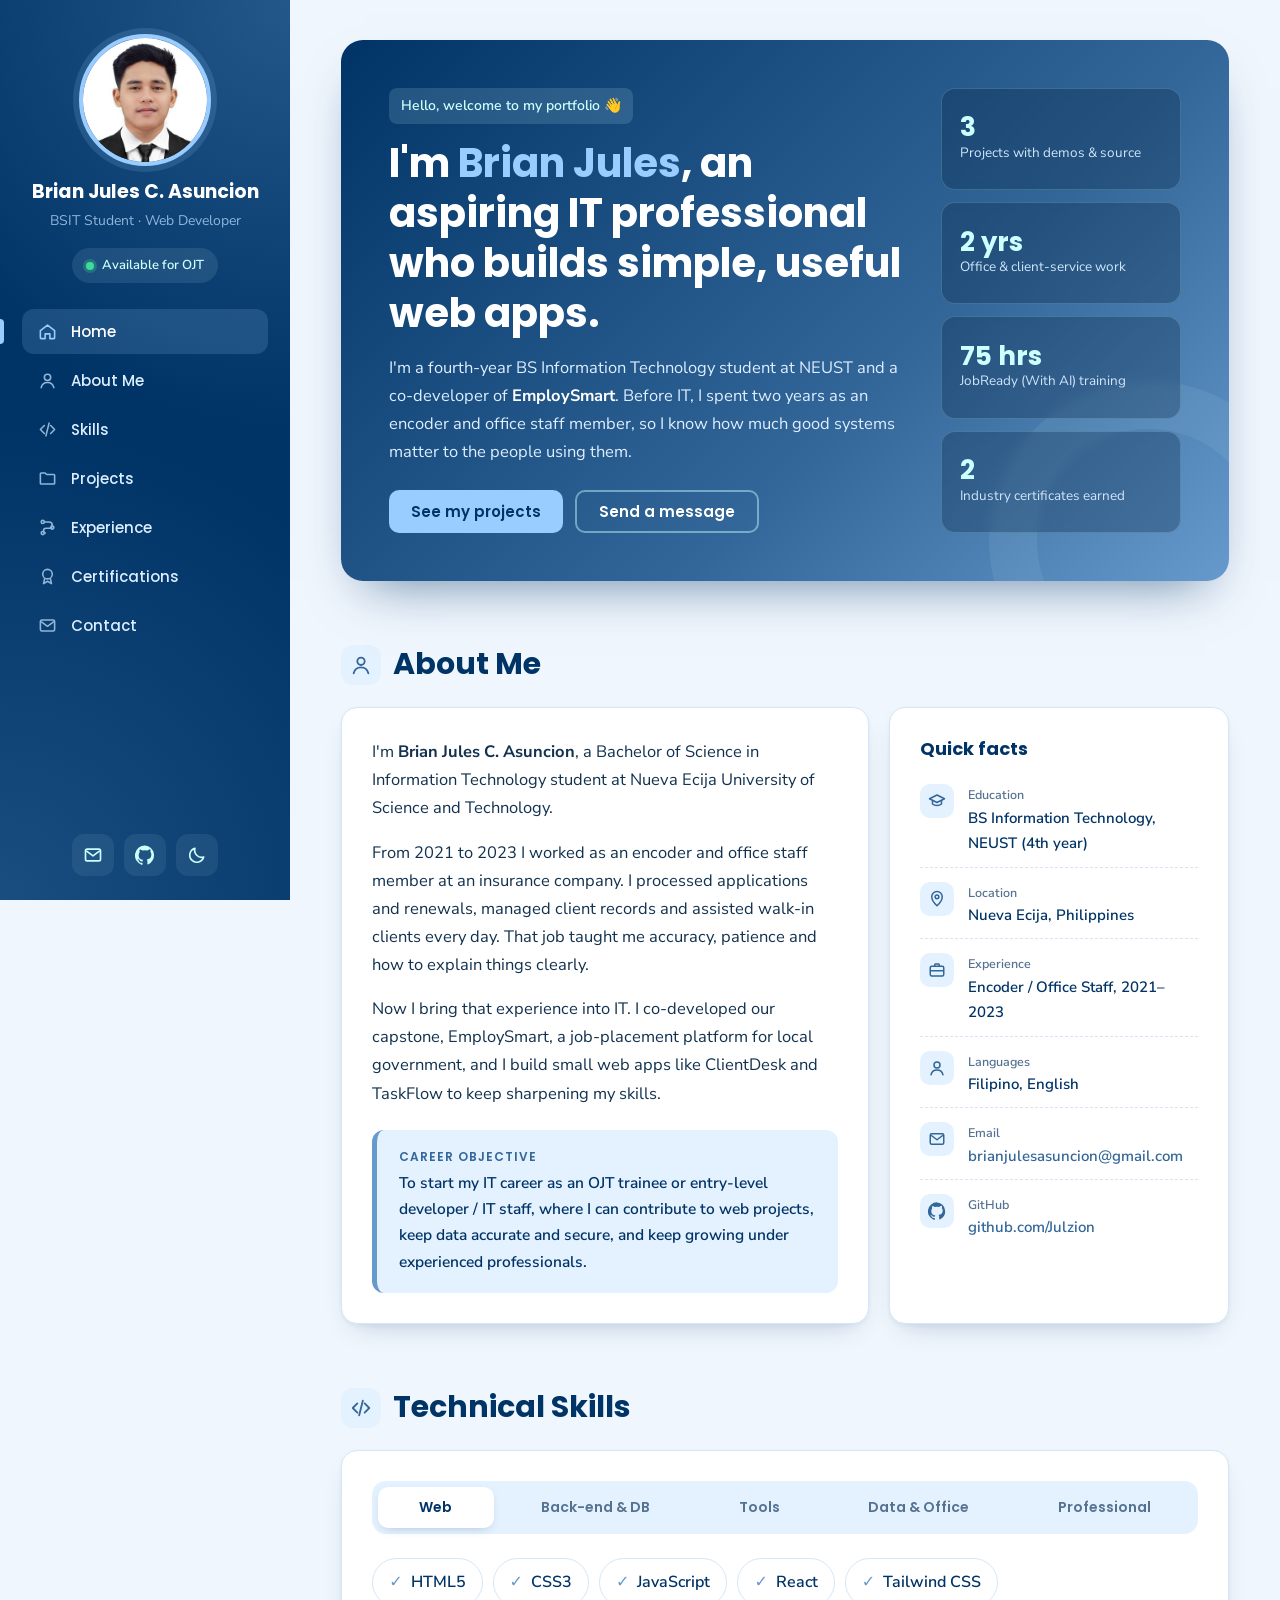
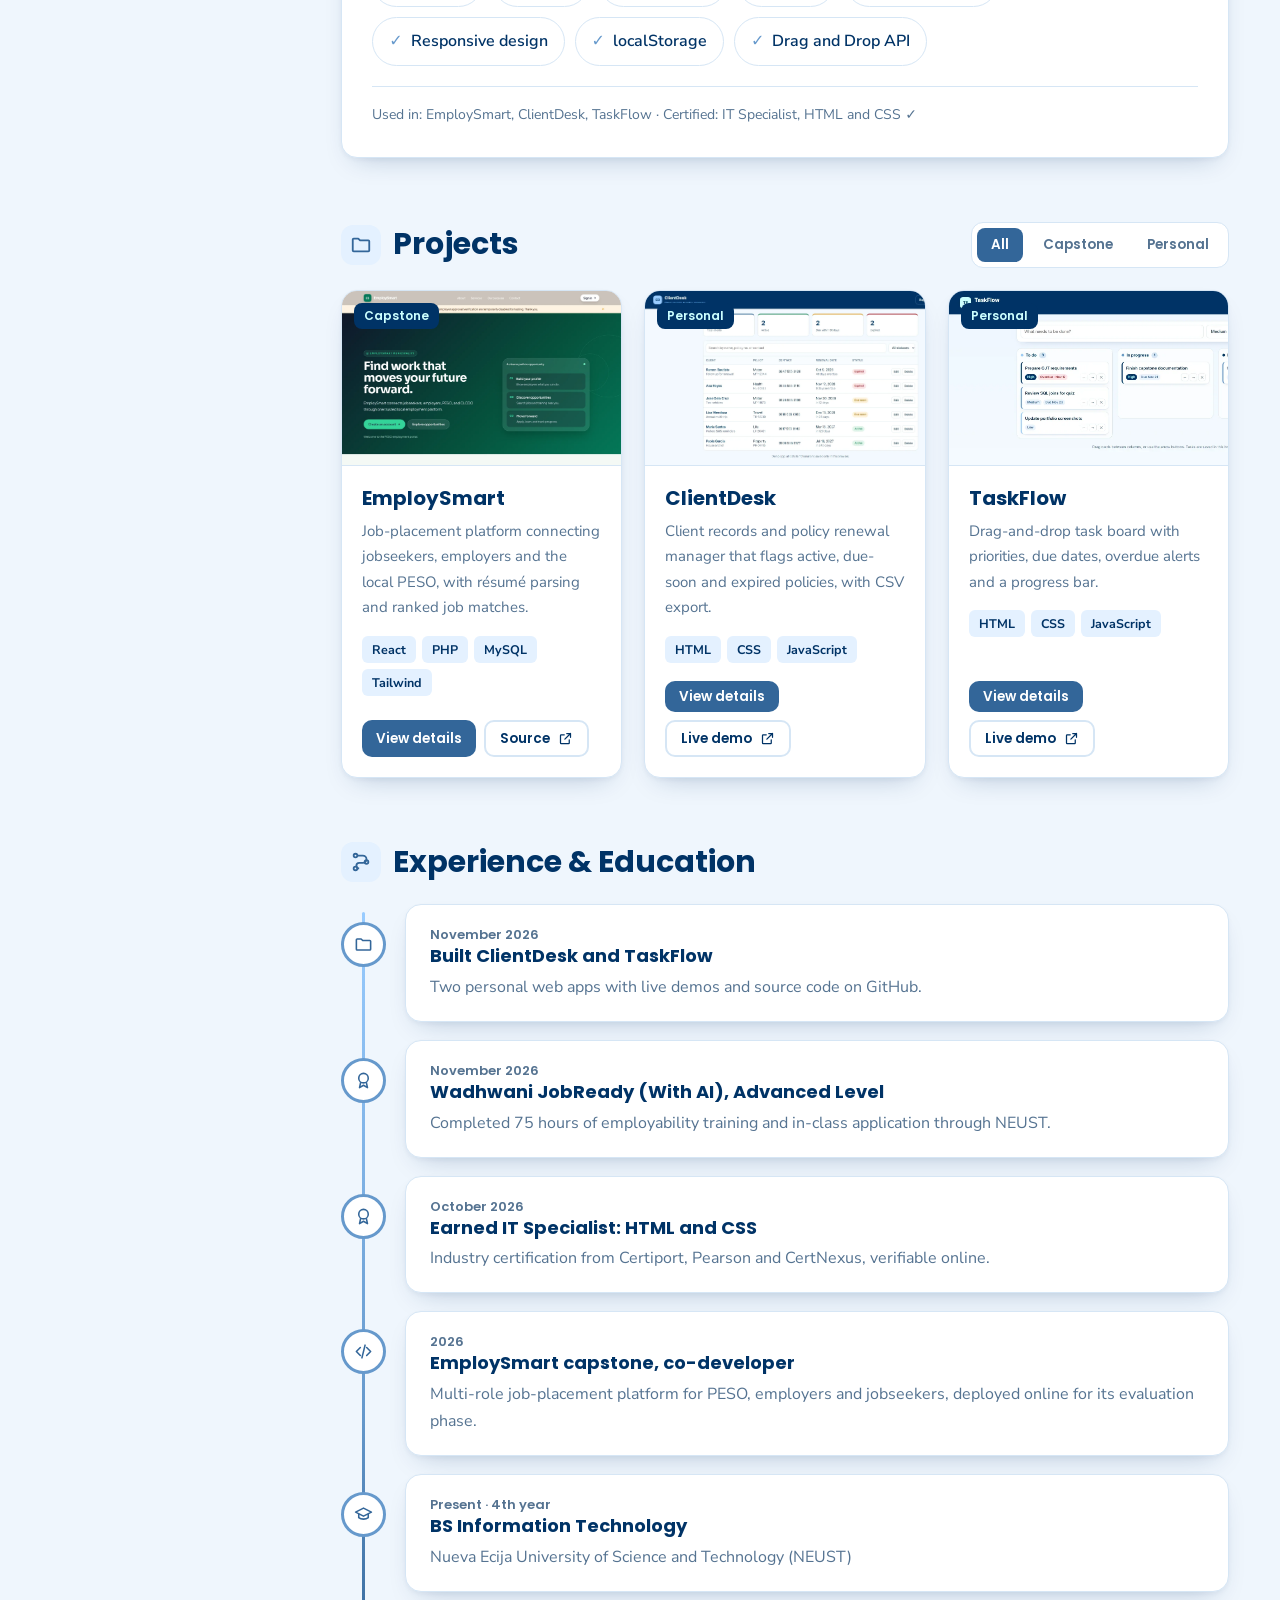
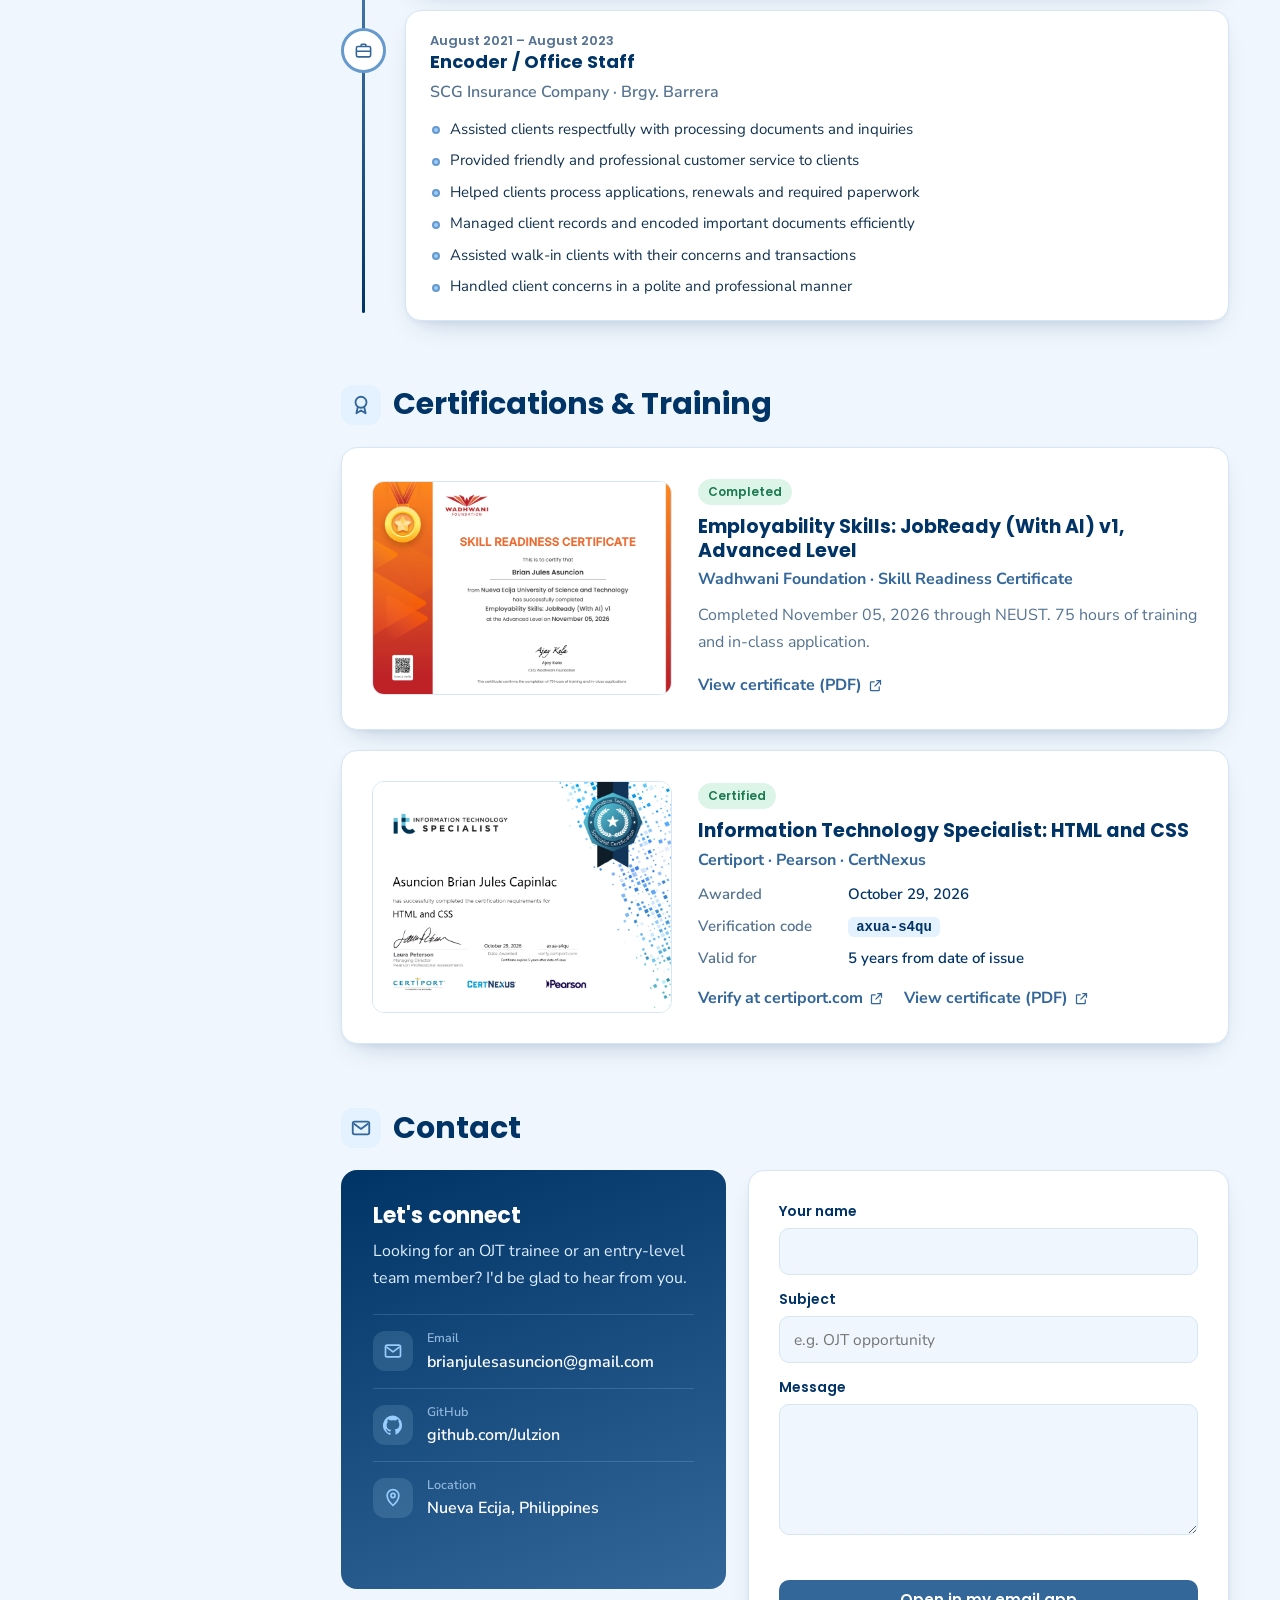
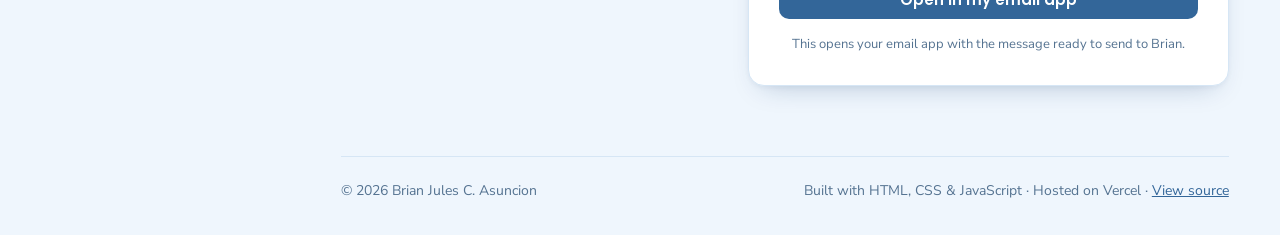
<file: index.html>
<!doctype html>
<html lang="en">
<head>
  <meta charset="utf-8" />
  <meta name="viewport" content="width=device-width, initial-scale=1" />
  <title>Brian Jules C. Asuncion | IT Portfolio</title>
  <meta name="description" content="IT portfolio of Brian Jules C. Asuncion, a BSIT student at NEUST. Projects (EmploySmart, ClientDesk, TaskFlow), skills, certifications and experience." />
  <meta name="theme-color" content="#003366" />
  <meta property="og:title" content="Brian Jules C. Asuncion | IT Portfolio" />
  <meta property="og:description" content="BSIT student, EmploySmart co-developer and former encoder/office staff from Nueva Ecija, Philippines." />
  <meta property="og:image" content="/img/og.jpg" />
  <meta property="og:type" content="website" />
  <link rel="icon" href="data:image/svg+xml,%3Csvg xmlns='http://www.w3.org/2000/svg' viewBox='0 0 64 64'%3E%3Ccircle cx='32' cy='32' r='32' fill='%23003366'/%3E%3Ctext x='50%25' y='55%25' text-anchor='middle' dominant-baseline='middle' font-family='Arial,sans-serif' font-weight='700' font-size='24' fill='%2399CCFF'%3EBJ%3C/text%3E%3C/svg%3E" />
  <link rel="preconnect" href="https://fonts.googleapis.com" />
  <link rel="preconnect" href="https://fonts.gstatic.com" crossorigin />
  <link href="https://fonts.googleapis.com/css2?family=Poppins:wght@500;600;700&family=Nunito+Sans:opsz,wght@6..12,400;6..12,600;6..12,700&display=swap" rel="stylesheet" />
  <link rel="stylesheet" href="styles.css" />
  <script>try{var t=localStorage.getItem('theme');if(t)document.documentElement.dataset.theme=t;}catch(e){}</script>
</head>
<body>
  <!-- Icon sprite -->
  <svg width="0" height="0" style="position:absolute" aria-hidden="true">
    <symbol id="i-home" viewBox="0 0 24 24"><path d="M3 11 12 4l9 7v9a1 1 0 0 1-1 1h-5v-6H9v6H4a1 1 0 0 1-1-1z" fill="none" stroke="currentColor" stroke-width="2" stroke-linejoin="round"/></symbol>
    <symbol id="i-user" viewBox="0 0 24 24"><circle cx="12" cy="8" r="4" fill="none" stroke="currentColor" stroke-width="2"/><path d="M4 21c1-4.5 4.5-6.5 8-6.5s7 2 8 6.5" fill="none" stroke="currentColor" stroke-width="2" stroke-linecap="round"/></symbol>
    <symbol id="i-code" viewBox="0 0 24 24"><path d="m8 7-5 5 5 5M16 7l5 5-5 5M14 4l-4 16" fill="none" stroke="currentColor" stroke-width="2" stroke-linecap="round" stroke-linejoin="round"/></symbol>
    <symbol id="i-folder" viewBox="0 0 24 24"><path d="M3 6a1 1 0 0 1 1-1h5l2 2h9a1 1 0 0 1 1 1v10a1 1 0 0 1-1 1H4a1 1 0 0 1-1-1z" fill="none" stroke="currentColor" stroke-width="2" stroke-linejoin="round"/></symbol>
    <symbol id="i-path" viewBox="0 0 24 24"><circle cx="6" cy="5" r="2" fill="none" stroke="currentColor" stroke-width="2"/><circle cx="18" cy="12" r="2" fill="none" stroke="currentColor" stroke-width="2"/><circle cx="6" cy="19" r="2" fill="none" stroke="currentColor" stroke-width="2"/><path d="M8 5h6a4 4 0 0 1 0 8h-4a3 3 0 0 0 0 6" fill="none" stroke="currentColor" stroke-width="2"/></symbol>
    <symbol id="i-award" viewBox="0 0 24 24"><circle cx="12" cy="9" r="6" fill="none" stroke="currentColor" stroke-width="2"/><path d="m8.5 14-1.5 7 5-3 5 3-1.5-7" fill="none" stroke="currentColor" stroke-width="2" stroke-linejoin="round"/></symbol>
    <symbol id="i-mail" viewBox="0 0 24 24"><rect x="3" y="5" width="18" height="14" rx="2" fill="none" stroke="currentColor" stroke-width="2"/><path d="m4 7 8 6 8-6" fill="none" stroke="currentColor" stroke-width="2" stroke-linejoin="round"/></symbol>
    <symbol id="i-github" viewBox="0 0 24 24"><path fill="currentColor" d="M12 .5a12 12 0 0 0-3.8 23.4c.6.1.8-.3.8-.6v-2c-3.3.7-4-1.6-4-1.6-.6-1.4-1.4-1.8-1.4-1.8-1.1-.7.1-.7.1-.7 1.2.1 1.9 1.2 1.9 1.2 1.1 1.8 2.8 1.3 3.5 1 .1-.8.4-1.3.8-1.6-2.7-.3-5.5-1.3-5.5-5.9 0-1.3.5-2.4 1.2-3.2-.1-.3-.5-1.5.1-3.2 0 0 1-.3 3.3 1.2a11.5 11.5 0 0 1 6 0C17.3 4.6 18.3 5 18.3 5c.7 1.7.2 2.9.1 3.2.8.8 1.2 1.9 1.2 3.2 0 4.6-2.8 5.6-5.5 5.9.4.4.8 1.1.8 2.2v3.3c0 .3.2.7.8.6A12 12 0 0 0 12 .5Z"/></symbol>
    <symbol id="i-pin" viewBox="0 0 24 24"><path d="M12 21s7-6.2 7-12a7 7 0 0 0-14 0c0 5.8 7 12 7 12Z" fill="none" stroke="currentColor" stroke-width="2"/><circle cx="12" cy="9" r="2.5" fill="none" stroke="currentColor" stroke-width="2"/></symbol>
    <symbol id="i-cap" viewBox="0 0 24 24"><path d="m2 9 10-5 10 5-10 5z" fill="none" stroke="currentColor" stroke-width="2" stroke-linejoin="round"/><path d="M6 11v5c3 2.5 9 2.5 12 0v-5" fill="none" stroke="currentColor" stroke-width="2"/></symbol>
    <symbol id="i-brief" viewBox="0 0 24 24"><rect x="3" y="7" width="18" height="13" rx="2" fill="none" stroke="currentColor" stroke-width="2"/><path d="M9 7V5a1 1 0 0 1 1-1h4a1 1 0 0 1 1 1v2M3 13h18" fill="none" stroke="currentColor" stroke-width="2"/></symbol>
    <symbol id="i-ext" viewBox="0 0 24 24"><path d="M14 4h6v6M20 4l-9 9M18 14v5a1 1 0 0 1-1 1H5a1 1 0 0 1-1-1V7a1 1 0 0 1 1-1h5" fill="none" stroke="currentColor" stroke-width="2" stroke-linecap="round" stroke-linejoin="round"/></symbol>
    <symbol id="i-moon" viewBox="0 0 24 24"><path d="M20 14.5A8.5 8.5 0 0 1 9.5 4a8.5 8.5 0 1 0 10.5 10.5Z" fill="none" stroke="currentColor" stroke-width="2" stroke-linejoin="round"/></symbol>
    <symbol id="i-sun" viewBox="0 0 24 24"><circle cx="12" cy="12" r="4.5" fill="none" stroke="currentColor" stroke-width="2"/><path d="M12 2v2.5M12 19.5V22M2 12h2.5M19.5 12H22M4.9 4.9l1.8 1.8M17.3 17.3l1.8 1.8M4.9 19.1l1.8-1.8M17.3 6.7l1.8-1.8" stroke="currentColor" stroke-width="2" stroke-linecap="round"/></symbol>
  </svg>

  <a class="skip" href="#main">Skip to content</a>

  <!-- ============ SIDEBAR ============ -->
  <aside class="side" aria-label="Profile and navigation">
    <div class="side__top">
      <img class="side__photo" src="img/brian.webp" alt="Portrait of Brian Jules C. Asuncion" width="600" height="600" />
      <div class="side__id">
        <p class="side__name">Brian Jules C. Asuncion</p>
        <p class="side__role">BSIT Student · Web Developer</p>
      </div>
      <button class="side__menu" aria-label="Open menu" aria-expanded="false" aria-controls="sidenav"><span></span><span></span><span></span></button>
    </div>

    <div class="side__drawer" id="sidenav">
      <p class="side__status"><i></i>Available for OJT</p>
      <nav class="side__nav" aria-label="Sections">
        <a href="#home"><svg><use href="#i-home"/></svg>Home</a>
        <a href="#about"><svg><use href="#i-user"/></svg>About Me</a>
        <a href="#skills"><svg><use href="#i-code"/></svg>Skills</a>
        <a href="#projects"><svg><use href="#i-folder"/></svg>Projects</a>
        <a href="#journey"><svg><use href="#i-path"/></svg>Experience</a>
        <a href="#certs"><svg><use href="#i-award"/></svg>Certifications</a>
        <a href="#contact"><svg><use href="#i-mail"/></svg>Contact</a>
      </nav>
      <div class="side__links">
        <a href="mailto:brianjulesasuncion@gmail.com" aria-label="Email Brian"><svg><use href="#i-mail"/></svg></a>
        <a href="https://github.com/Julzion" target="_blank" rel="noopener" aria-label="Brian's GitHub profile"><svg><use href="#i-github"/></svg></a>
        <button class="theme-btn" aria-label="Toggle dark mode"><svg class="i-moon"><use href="#i-moon"/></svg><svg class="i-sun"><use href="#i-sun"/></svg></button>
      </div>
    </div>
  </aside>

  <main id="main" class="main">

    <!-- ============ HOME ============ -->
    <section class="welcome" id="home">
      <div class="welcome__text">
        <p class="hello">Hello, welcome to my portfolio 👋</p>
        <h1>I'm <span>Brian Jules</span>, an aspiring IT professional who builds simple, useful web apps.</h1>
        <p>I'm a fourth-year BS Information Technology student at NEUST and a co-developer of <strong>EmploySmart</strong>. Before IT, I spent two years as an encoder and office staff member, so I know how much good systems matter to the people using them.</p>
        <div class="welcome__cta">
          <a href="#projects" class="btn btn--solid">See my projects</a>
          <a href="#contact" class="btn btn--line">Send a message</a>
        </div>
      </div>
      <ul class="highlights">
        <li><b>3</b><span>Projects with demos &amp; source</span></li>
        <li><b>2 yrs</b><span>Office &amp; client-service work</span></li>
        <li><b>75 hrs</b><span>JobReady (With AI) training</span></li>
        <li><b>2</b><span>Industry certificates earned</span></li>
      </ul>
    </section>

    <!-- ============ ABOUT ============ -->
    <section class="block" id="about">
      <h2 class="block__title"><svg><use href="#i-user"/></svg>About Me</h2>
      <div class="about">
        <div class="card about__bio reveal">
          <p>I'm <strong>Brian Jules C. Asuncion</strong>, a Bachelor of Science in Information Technology student at Nueva Ecija University of Science and Technology.</p>
          <p>From 2021 to 2023 I worked as an encoder and office staff member at an insurance company. I processed applications and renewals, managed client records and assisted walk-in clients every day. That job taught me accuracy, patience and how to explain things clearly.</p>
          <p>Now I bring that experience into IT. I co-developed our capstone, EmploySmart, a job-placement platform for local government, and I build small web apps like ClientDesk and TaskFlow to keep sharpening my skills.</p>
          <blockquote class="goal">
            <span>Career objective</span>
            To start my IT career as an OJT trainee or entry-level developer / IT staff, where I can contribute to web projects, keep data accurate and secure, and keep growing under experienced professionals.
          </blockquote>
        </div>
        <div class="card about__facts reveal">
          <h3>Quick facts</h3>
          <ul class="facts">
            <li><svg><use href="#i-cap"/></svg><div><small>Education</small>BS Information Technology, NEUST (4th year)</div></li>
            <li><svg><use href="#i-pin"/></svg><div><small>Location</small>Nueva Ecija, Philippines</div></li>
            <li><svg><use href="#i-brief"/></svg><div><small>Experience</small>Encoder / Office Staff, 2021–2023</div></li>
            <li><svg><use href="#i-user"/></svg><div><small>Languages</small>Filipino, English</div></li>
            <li><svg><use href="#i-mail"/></svg><div><small>Email</small><a href="mailto:brianjulesasuncion@gmail.com">brianjulesasuncion@gmail.com</a></div></li>
            <li><svg><use href="#i-github"/></svg><div><small>GitHub</small><a href="https://github.com/Julzion" target="_blank" rel="noopener">github.com/Julzion</a></div></li>
          </ul>
        </div>
      </div>
    </section>

    <!-- ============ SKILLS ============ -->
    <section class="block" id="skills">
      <h2 class="block__title"><svg><use href="#i-code"/></svg>Technical Skills</h2>
      <div class="card skills reveal">
        <div class="tabs" role="tablist" aria-label="Skill categories">
          <button role="tab" id="t-web" aria-controls="p-web" aria-selected="true">Web</button>
          <button role="tab" id="t-back" aria-controls="p-back" aria-selected="false" tabindex="-1">Back-end &amp; DB</button>
          <button role="tab" id="t-tools" aria-controls="p-tools" aria-selected="false" tabindex="-1">Tools</button>
          <button role="tab" id="t-office" aria-controls="p-office" aria-selected="false" tabindex="-1">Data &amp; Office</button>
          <button role="tab" id="t-soft" aria-controls="p-soft" aria-selected="false" tabindex="-1">Professional</button>
        </div>
        <div class="tabpanel" role="tabpanel" id="p-web" aria-labelledby="t-web">
          <ul class="chips"><li>HTML5</li><li>CSS3</li><li>JavaScript</li><li>React</li><li>Tailwind CSS</li><li>Responsive design</li><li>localStorage</li><li>Drag and Drop API</li></ul>
          <p class="used">Used in: EmploySmart, ClientDesk, TaskFlow · Certified: IT Specialist, HTML and CSS ✓</p>
        </div>
        <div class="tabpanel" role="tabpanel" id="p-back" aria-labelledby="t-back" hidden>
          <ul class="chips"><li>PHP</li><li>MySQL</li><li>SQL queries</li><li>REST APIs</li><li>Database design basics</li></ul>
          <p class="used">Used in: EmploySmart, BSIT coursework</p>
        </div>
        <div class="tabpanel" role="tabpanel" id="p-tools" aria-labelledby="t-tools" hidden>
          <ul class="chips"><li>Git &amp; GitHub</li><li>VS Code</li><li>XAMPP</li><li>Vercel</li><li>Microsoft Word</li><li>Microsoft Excel</li></ul>
          <p class="used">Used daily for coursework and projects</p>
        </div>
        <div class="tabpanel" role="tabpanel" id="p-office" aria-labelledby="t-office" hidden>
          <ul class="chips"><li>Data encoding</li><li>Document processing</li><li>Records management</li><li>Application &amp; renewal processing</li><li>Accuracy &amp; confidentiality</li></ul>
          <p class="used">Used at: SCG Insurance Company, 2021–2023</p>
        </div>
        <div class="tabpanel" role="tabpanel" id="p-soft" aria-labelledby="t-soft" hidden>
          <ul class="chips"><li>Customer service</li><li>Communication</li><li>Problem solving</li><li>Teamwork</li><li>AI-assisted workflows</li></ul>
          <p class="used">Backed by: Wadhwani JobReady (With AI), Advanced Level</p>
        </div>
      </div>
    </section>

    <!-- ============ PROJECTS ============ -->
    <section class="block" id="projects">
      <div class="block__head">
        <h2 class="block__title"><svg><use href="#i-folder"/></svg>Projects</h2>
        <div class="filters" role="group" aria-label="Filter projects">
          <button class="is-on" data-filter="all" aria-pressed="true">All</button>
          <button data-filter="capstone" aria-pressed="false">Capstone</button>
          <button data-filter="personal" aria-pressed="false">Personal</button>
        </div>
      </div>

      <div class="pgrid">
        <article class="pcard reveal" data-cat="capstone">
          <div class="pcard__img"><img src="img/es-landing.webp" alt="EmploySmart landing page" loading="lazy" width="1600" height="1000" /><span class="pcard__cat">Capstone</span></div>
          <div class="pcard__body">
            <h3>EmploySmart</h3>
            <p>Job-placement platform connecting jobseekers, employers and the local PESO, with résumé parsing and ranked job matches.</p>
            <ul class="mini-tags"><li>React</li><li>PHP</li><li>MySQL</li><li>Tailwind</li></ul>
            <div class="pcard__actions">
              <button class="btn btn--solid btn--sm" data-open="d-employsmart">View details</button>
              <a class="btn btn--line btn--sm" href="https://github.com/deguzmanshanmichael/EmploySmart" target="_blank" rel="noopener">Source <svg><use href="#i-ext"/></svg></a>
            </div>
          </div>
        </article>

        <article class="pcard reveal" data-cat="personal">
          <div class="pcard__img"><img src="img/cd-desktop.webp" alt="ClientDesk client list" loading="lazy" width="1600" height="840" /><span class="pcard__cat">Personal</span></div>
          <div class="pcard__body">
            <h3>ClientDesk</h3>
            <p>Client records and policy renewal manager that flags active, due-soon and expired policies, with CSV export.</p>
            <ul class="mini-tags"><li>HTML</li><li>CSS</li><li>JavaScript</li></ul>
            <div class="pcard__actions">
              <button class="btn btn--solid btn--sm" data-open="d-clientdesk">View details</button>
              <a class="btn btn--line btn--sm" href="projects/clientdesk/" target="_blank" rel="noopener">Live demo <svg><use href="#i-ext"/></svg></a>
            </div>
          </div>
        </article>

        <article class="pcard reveal" data-cat="personal">
          <div class="pcard__img"><img src="img/tf-desktop.webp" alt="TaskFlow task board" loading="lazy" width="1600" height="640" /><span class="pcard__cat">Personal</span></div>
          <div class="pcard__body">
            <h3>TaskFlow</h3>
            <p>Drag-and-drop task board with priorities, due dates, overdue alerts and a progress bar.</p>
            <ul class="mini-tags"><li>HTML</li><li>CSS</li><li>JavaScript</li></ul>
            <div class="pcard__actions">
              <button class="btn btn--solid btn--sm" data-open="d-taskflow">View details</button>
              <a class="btn btn--line btn--sm" href="projects/taskflow/" target="_blank" rel="noopener">Live demo <svg><use href="#i-ext"/></svg></a>
            </div>
          </div>
        </article>
      </div>
    </section>

    <!-- ============ JOURNEY ============ -->
    <section class="block" id="journey">
      <h2 class="block__title"><svg><use href="#i-path"/></svg>Experience &amp; Education</h2>
      <ol class="tline">
        <li class="reveal">
          <span class="tline__dot"><svg><use href="#i-folder"/></svg></span>
          <div class="card">
            <p class="tline__when">November 2026</p>
            <h3>Built ClientDesk and TaskFlow</h3>
            <p>Two personal web apps with live demos and source code on GitHub.</p>
          </div>
        </li>
        <li class="reveal">
          <span class="tline__dot"><svg><use href="#i-award"/></svg></span>
          <div class="card">
            <p class="tline__when">November 2026</p>
            <h3>Wadhwani JobReady (With AI), Advanced Level</h3>
            <p>Completed 75 hours of employability training and in-class application through NEUST.</p>
          </div>
        </li>
        <li class="reveal">
          <span class="tline__dot"><svg><use href="#i-award"/></svg></span>
          <div class="card">
            <p class="tline__when">October 2026</p>
            <h3>Earned IT Specialist: HTML and CSS</h3>
            <p>Industry certification from Certiport, Pearson and CertNexus, verifiable online.</p>
          </div>
        </li>
        <li class="reveal">
          <span class="tline__dot"><svg><use href="#i-code"/></svg></span>
          <div class="card">
            <p class="tline__when">2026</p>
            <h3>EmploySmart capstone, co-developer</h3>
            <p>Multi-role job-placement platform for PESO, employers and jobseekers, deployed online for its evaluation phase.</p>
          </div>
        </li>
        <li class="reveal">
          <span class="tline__dot"><svg><use href="#i-cap"/></svg></span>
          <div class="card">
            <p class="tline__when">Present · 4th year</p>
            <h3>BS Information Technology</h3>
            <p>Nueva Ecija University of Science and Technology (NEUST)</p>
          </div>
        </li>
        <li class="reveal">
          <span class="tline__dot"><svg><use href="#i-brief"/></svg></span>
          <div class="card">
            <p class="tline__when">August 2021 – August 2023</p>
            <h3>Encoder / Office Staff</h3>
            <p class="tline__org">SCG Insurance Company · Brgy. Barrera</p>
            <ul class="dots">
              <li>Assisted clients respectfully with processing documents and inquiries</li>
              <li>Provided friendly and professional customer service to clients</li>
              <li>Helped clients process applications, renewals and required paperwork</li>
              <li>Managed client records and encoded important documents efficiently</li>
              <li>Assisted walk-in clients with their concerns and transactions</li>
              <li>Handled client concerns in a polite and professional manner</li>
            </ul>
          </div>
        </li>
      </ol>
    </section>

    <!-- ============ CERTIFICATIONS ============ -->
    <section class="block" id="certs">
      <h2 class="block__title"><svg><use href="#i-award"/></svg>Certifications &amp; Training</h2>
      <div class="certs">
        <article class="card cert reveal">
          <button class="cert__thumb" data-zoom="img/cert-wadhwani.webp" aria-label="Enlarge certificate">
            <img src="img/cert-wadhwani.webp" alt="Wadhwani Foundation Skill Readiness Certificate awarded to Brian Jules Asuncion" loading="lazy" width="1788" height="1273" />
          </button>
          <div>
            <span class="cert__status cert__status--done">Completed</span>
            <h3>Employability Skills: JobReady (With AI) v1, Advanced Level</h3>
            <p class="cert__org">Wadhwani Foundation · Skill Readiness Certificate</p>
            <p>Completed November 05, 2026 through NEUST. 75 hours of training and in-class application.</p>
            <a class="text-link" href="certificates/wadhwani-jobready.pdf" target="_blank" rel="noopener">View certificate (PDF) <svg><use href="#i-ext"/></svg></a>
          </div>
        </article>
        <article class="card cert reveal">
          <button class="cert__thumb" data-zoom="img/cert-certiport.webp" aria-label="Enlarge certificate">
            <img src="img/cert-certiport.webp" alt="Information Technology Specialist certificate in HTML and CSS awarded to Brian Jules Capinlac Asuncion" loading="lazy" width="1800" height="1391" />
          </button>
          <div>
            <span class="cert__status cert__status--done">Certified</span>
            <h3>Information Technology Specialist: HTML and CSS</h3>
            <p class="cert__org">Certiport · Pearson · CertNexus</p>
            <dl class="cert__meta">
              <div><dt>Awarded</dt><dd>October 29, 2026</dd></div>
              <div><dt>Verification code</dt><dd><code>axua-s4qu</code></dd></div>
              <div><dt>Valid for</dt><dd>5 years from date of issue</dd></div>
            </dl>
            <div class="cert__links">
              <a class="text-link" href="https://verify.certiport.com" target="_blank" rel="noopener">Verify at certiport.com <svg><use href="#i-ext"/></svg></a>
              <a class="text-link" href="certificates/it-specialist-html-css.pdf" target="_blank" rel="noopener">View certificate (PDF) <svg><use href="#i-ext"/></svg></a>
            </div>
          </div>
        </article>
      </div>
    </section>

    <!-- ============ CONTACT ============ -->
    <section class="block" id="contact">
      <h2 class="block__title"><svg><use href="#i-mail"/></svg>Contact</h2>
      <div class="contact">
        <div class="contact__info reveal">
          <h3>Let's connect</h3>
          <p>Looking for an OJT trainee or an entry-level team member? I'd be glad to hear from you.</p>
          <a class="cline" href="mailto:brianjulesasuncion@gmail.com"><svg><use href="#i-mail"/></svg><span><small>Email</small>brianjulesasuncion@gmail.com</span></a>
          <a class="cline" href="https://github.com/Julzion" target="_blank" rel="noopener"><svg><use href="#i-github"/></svg><span><small>GitHub</small>github.com/Julzion</span></a>
          <p class="cline cline--plain"><svg><use href="#i-pin"/></svg><span><small>Location</small>Nueva Ecija, Philippines</span></p>
        </div>
        <form class="card contact__form reveal" id="msgForm" novalidate>
          <label>Your name<input name="name" required maxlength="80" autocomplete="name" /></label>
          <label>Subject<input name="subject" required maxlength="120" placeholder="e.g. OJT opportunity" /></label>
          <label>Message<textarea name="message" rows="5" required maxlength="2000"></textarea></label>
          <p class="form-msg" id="formMsg" role="status"></p>
          <button class="btn btn--solid" type="submit">Open in my email app</button>
          <small class="form-note">This opens your email app with the message ready to send to Brian.</small>
        </form>
      </div>
    </section>

    <footer class="foot">
      <span>© <span class="js-year">2026</span> Brian Jules C. Asuncion</span>
      <span>Built with HTML, CSS &amp; JavaScript · Hosted on Vercel · <a href="https://github.com/Julzion/portfolio" target="_blank" rel="noopener">View source</a></span>
    </footer>
  </main>

  <!-- ============ PROJECT DETAILS ============ -->
  <dialog class="pd" id="d-employsmart" aria-labelledby="h-es">
    <div class="pd__bar"><p>Capstone project · 2026</p><button class="pd__close" aria-label="Close">✕</button></div>
    <div class="pd__body">
      <h2 id="h-es">EmploySmart</h2>
      <p class="pd__lead">A municipal job-placement system that connects jobseekers, employers, the Public Employment Service Office (PESO) and the City Livelihood office (CLCDO) in one platform.</p>
      <div class="pd__links">
        <a class="btn btn--solid btn--sm" href="https://github.com/deguzmanshanmichael/EmploySmart" target="_blank" rel="noopener">Source code <svg><use href="#i-ext"/></svg></a>
        <span class="pd__pill">Formerly live at employsmart.online</span>
      </div>
      <button class="pd__hero" data-zoom="img/es-landing.webp" aria-label="Enlarge screenshot"><img src="img/es-landing.webp" alt="EmploySmart landing page: Find work that moves your future forward" loading="lazy" width="1600" height="1000" /></button>
      <div class="pd__grid">
        <div><h3>Overview</h3><p>Jobseekers upload a résumé and get ranked job matches. Employers post jobs that PESO reviews and approves. Staff get analytics dashboards and printable employment reports.</p></div>
        <div><h3>Problem addressed</h3><p>Local job matching was manual and paper-based. Résumés were read by hand, postings weren't verified, and staff had no live view of job supply and demand.</p></div>
        <div><h3>Objectives</h3><ul class="dots"><li>Parse uploaded résumés (PDF/DOCX, including scanned files)</li><li>Rank jobs with an explainable, weighted match score</li><li>Give five roles their own secure portals</li><li>Show skill gaps and recommend training</li><li>Deploy online and package for Android</li></ul></div>
        <div><h3>Technologies used</h3><ul class="mini-tags"><li>React 18</li><li>Vite</li><li>Tailwind CSS</li><li>PHP 8.1 REST API</li><li>MySQL</li><li>JWT</li><li>PDF.js</li><li>Tesseract.js</li><li>Capacitor</li></ul>
          <h3>My contribution</h3><p><strong>Co-developer.</strong> I worked with the capstone team to design, build and test the platform across its five role portals, from the job-matching features to the dashboards and reports.</p></div>
      </div>
      <h3>Screenshots</h3>
      <div class="pd__shots">
        <button data-zoom="img/es-recommended.webp"><img src="img/es-recommended.webp" alt="Recommended jobs ranked by match score" loading="lazy" width="1600" height="1000" /></button>
        <button data-zoom="img/es-jobs.webp"><img src="img/es-jobs.webp" alt="Job board with search and filters" loading="lazy" width="1600" height="1000" /></button>
        <button data-zoom="img/es-employer.webp"><img src="img/es-employer.webp" alt="Employer application pipeline" loading="lazy" width="1600" height="1000" /></button>
        <button data-zoom="img/es-peso-reports.webp"><img src="img/es-peso-reports.webp" alt="PESO printable reports" loading="lazy" width="1600" height="1000" /></button>
        <button data-zoom="img/es-analytics.webp"><img src="img/es-analytics.webp" alt="Admin analytics" loading="lazy" width="1600" height="1000" /></button>
        <button data-zoom="img/es-admin.webp"><img src="img/es-admin.webp" alt="Admin control center" loading="lazy" width="1600" height="1000" /></button>
        <button class="is-phone" data-zoom="img/es-m-landing.webp"><img src="img/es-m-landing.webp" alt="EmploySmart landing page on a phone" loading="lazy" width="600" height="1298" /></button>
        <button class="is-phone" data-zoom="img/es-m-jobs.webp"><img src="img/es-m-jobs.webp" alt="EmploySmart job board on a phone" loading="lazy" width="600" height="1298" /></button>
      </div>
      <div class="pd__out"><h3>Project output</h3><p>A working multi-role job-placement system that ran online at employsmart.online during its evaluation phase. Screenshots were captured from the same build running locally, since the hosting period has ended.</p></div>
    </div>
  </dialog>

  <dialog class="pd" id="d-clientdesk" aria-labelledby="h-cd">
    <div class="pd__bar"><p>Personal project · 2026</p><button class="pd__close" aria-label="Close">✕</button></div>
    <div class="pd__body">
      <h2 id="h-cd">ClientDesk</h2>
      <p class="pd__lead">A client records and policy renewal manager inspired by my work as an insurance encoder.</p>
      <div class="pd__links">
        <a class="btn btn--solid btn--sm" href="projects/clientdesk/" target="_blank" rel="noopener">Live demo <svg><use href="#i-ext"/></svg></a>
        <a class="btn btn--line btn--sm" href="https://github.com/Julzion/portfolio/tree/main/projects/clientdesk" target="_blank" rel="noopener">Source code <svg><use href="#i-ext"/></svg></a>
      </div>
      <button class="pd__hero" data-zoom="img/cd-desktop.webp" aria-label="Enlarge screenshot"><img src="img/cd-desktop.webp" alt="ClientDesk dashboard with client counts and a table of clients" loading="lazy" width="1600" height="840" /></button>
      <div class="pd__grid">
        <div><h3>Overview</h3><p>Add, edit, search and delete client records with policy type, policy number, contact number and renewal date. A summary row counts active, due-soon and expired policies.</p></div>
        <div><h3>Problem addressed</h3><p>At the insurance office, renewals were tracked by hand, which made it easy to miss clients whose policies were about to lapse.</p></div>
        <div><h3>Objectives</h3><ul class="dots"><li>Keep client records in one searchable list</li><li>Flag policies due within 30 days or already expired</li><li>Validate input and block duplicate policy numbers</li><li>Export records to CSV for Excel</li></ul></div>
        <div><h3>Technologies used</h3><ul class="mini-tags"><li>HTML5</li><li>CSS3</li><li>JavaScript</li><li>localStorage</li></ul>
          <h3>What I built</h3><p>The full app: the record form with validation, status logic based on renewal dates, search and filtering, CSV export, and a layout that turns the table into cards on phones.</p></div>
      </div>
      <h3>Screenshots</h3>
      <div class="pd__shots">
        <button data-zoom="img/cd-desktop.webp"><img src="img/cd-desktop.webp" alt="ClientDesk on desktop" loading="lazy" width="1600" height="840" /></button>
        <button class="is-phone" data-zoom="img/cd-mobile.webp"><img src="img/cd-mobile.webp" alt="ClientDesk on a phone" loading="lazy" width="600" height="1298" /></button>
      </div>
      <div class="pd__out"><h3>Project output</h3><p>A working, responsive records app with a live demo. Sample data is fictional and saved only in the visitor's browser.</p></div>
    </div>
  </dialog>

  <dialog class="pd" id="d-taskflow" aria-labelledby="h-tf">
    <div class="pd__bar"><p>Personal project · 2026</p><button class="pd__close" aria-label="Close">✕</button></div>
    <div class="pd__body">
      <h2 id="h-tf">TaskFlow</h2>
      <p class="pd__lead">A drag-and-drop task board with To do, In progress and Done columns.</p>
      <div class="pd__links">
        <a class="btn btn--solid btn--sm" href="projects/taskflow/" target="_blank" rel="noopener">Live demo <svg><use href="#i-ext"/></svg></a>
        <a class="btn btn--line btn--sm" href="https://github.com/Julzion/portfolio/tree/main/projects/taskflow" target="_blank" rel="noopener">Source code <svg><use href="#i-ext"/></svg></a>
      </div>
      <button class="pd__hero" data-zoom="img/tf-desktop.webp" aria-label="Enlarge screenshot"><img src="img/tf-desktop.webp" alt="TaskFlow board with three columns of task cards" loading="lazy" width="1600" height="640" /></button>
      <div class="pd__grid">
        <div><h3>Overview</h3><p>Add tasks with a priority and optional due date, then drag them between columns or move them with arrow buttons. Overdue tasks are highlighted and completed ones can be cleared in one click.</p></div>
        <div><h3>Problem addressed</h3><p>Juggling school requirements, OJT preparation and project work is easier when every task and its status is visible in one place.</p></div>
        <div><h3>Objectives</h3><ul class="dots"><li>Move tasks between stages with drag and drop</li><li>Offer button controls for phones and keyboard users</li><li>Sort by priority and due date, and flag overdue tasks</li><li>Save the board so it stays after a refresh</li></ul></div>
        <div><h3>Technologies used</h3><ul class="mini-tags"><li>HTML5</li><li>CSS3</li><li>JavaScript</li><li>Drag and Drop API</li><li>localStorage</li></ul>
          <h3>What I built</h3><p>The full app: the add-task form, drag-and-drop between columns, priority and due-date sorting, the progress bar, and the saved board state.</p></div>
      </div>
      <h3>Screenshots</h3>
      <div class="pd__shots">
        <button data-zoom="img/tf-desktop.webp"><img src="img/tf-desktop.webp" alt="TaskFlow on desktop" loading="lazy" width="1600" height="640" /></button>
        <button class="is-phone" data-zoom="img/tf-mobile.webp"><img src="img/tf-mobile.webp" alt="TaskFlow on a phone" loading="lazy" width="600" height="1298" /></button>
      </div>
      <div class="pd__out"><h3>Project output</h3><p>A working, responsive task board with a live demo. Tasks are saved only in the visitor's browser.</p></div>
    </div>
  </dialog>

  <!-- Image zoom -->
  <dialog class="zoom" id="zoom" aria-label="Image preview">
    <button class="zoom__close" aria-label="Close preview">✕</button>
    <img alt="" />
  </dialog>

  <script src="main.js"></script>
</body>
</html>
</file>
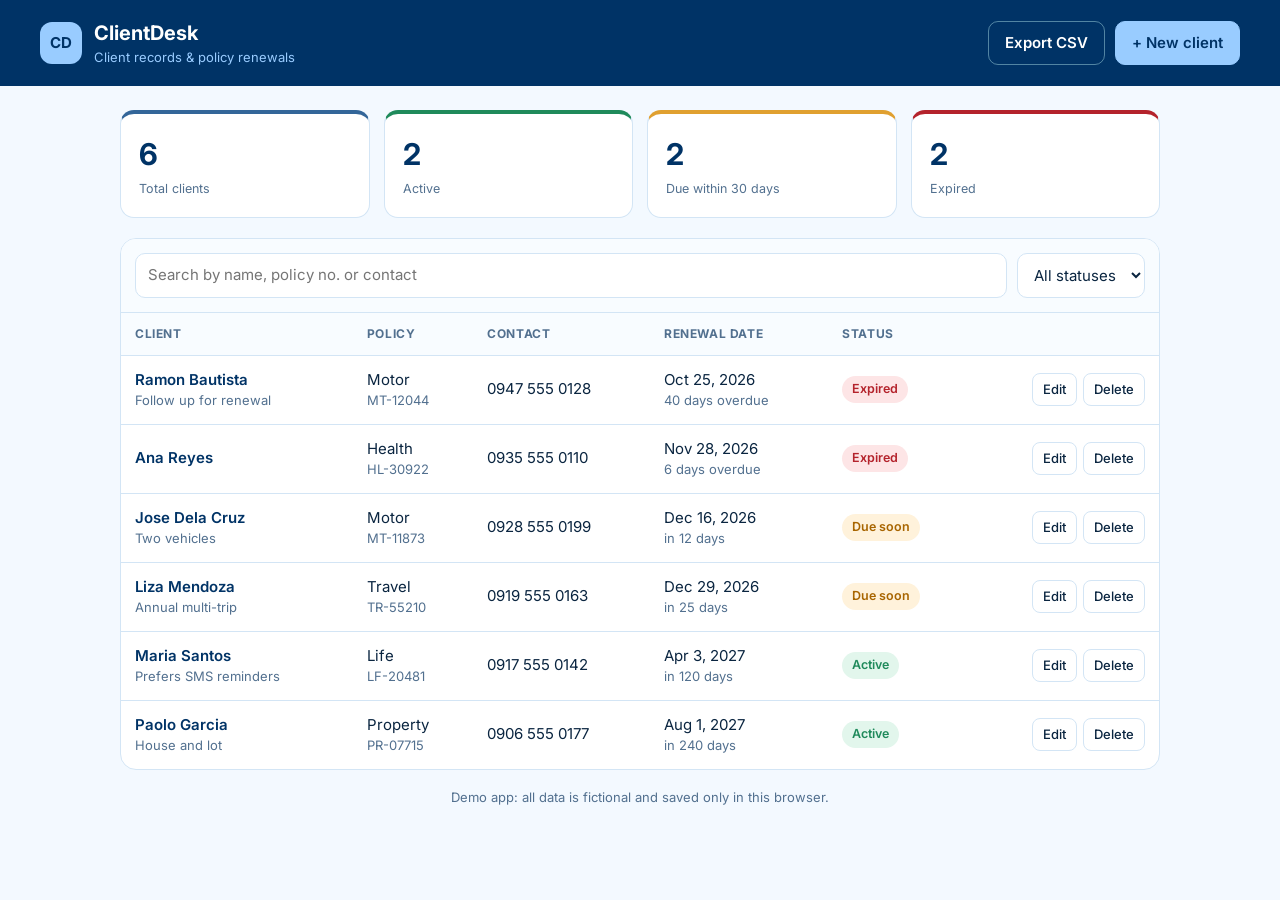
<file: projects/clientdesk/index.html>
<!doctype html>
<html lang="en">
<head>
  <meta charset="utf-8" />
  <meta name="viewport" content="width=device-width, initial-scale=1" />
  <title>ClientDesk | Client Records &amp; Renewals</title>
  <meta name="description" content="ClientDesk: a simple client records and policy renewal manager built with HTML, CSS and JavaScript." />
  <meta name="theme-color" content="#003366" />
  <link rel="preconnect" href="https://fonts.googleapis.com" />
  <link rel="preconnect" href="https://fonts.gstatic.com" crossorigin />
  <link href="https://fonts.googleapis.com/css2?family=Inter:wght@400;500;600;700&display=swap" rel="stylesheet" />
  <link rel="stylesheet" href="style.css" />
</head>
<body>
  <header class="top">
    <div class="brand"><span class="logo">CD</span><div><h1>ClientDesk</h1><p>Client records &amp; policy renewals</p></div></div>
    <div class="top__actions">
      <button class="btn btn--ghost" id="exportBtn" type="button">Export CSV</button>
      <button class="btn btn--primary" id="newBtn" type="button">+ New client</button>
    </div>
  </header>

  <main class="wrap">
    <section class="stats" aria-label="Summary">
      <div class="stat"><span id="statTotal">0</span><small>Total clients</small></div>
      <div class="stat stat--ok"><span id="statActive">0</span><small>Active</small></div>
      <div class="stat stat--warn"><span id="statDue">0</span><small>Due within 30 days</small></div>
      <div class="stat stat--bad"><span id="statExpired">0</span><small>Expired</small></div>
    </section>

    <section class="panel">
      <div class="toolbar">
        <input type="search" id="search" placeholder="Search by name, policy no. or contact" aria-label="Search clients" />
        <select id="filter" aria-label="Filter by status">
          <option value="all">All statuses</option>
          <option value="active">Active</option>
          <option value="due">Due soon</option>
          <option value="expired">Expired</option>
        </select>
      </div>

      <div class="table-wrap">
        <table>
          <thead>
            <tr><th>Client</th><th>Policy</th><th>Contact</th><th>Renewal date</th><th>Status</th><th><span class="sr-only">Actions</span></th></tr>
          </thead>
          <tbody id="rows"></tbody>
        </table>
        <p class="empty" id="empty" hidden>No clients match your search.</p>
      </div>
    </section>
    <p class="note">Demo app: all data is fictional and saved only in this browser.</p>
  </main>

  <dialog id="dialog" aria-labelledby="dlgTitle">
    <form id="form" method="dialog" novalidate>
      <h2 id="dlgTitle">New client</h2>
      <input type="hidden" name="id" />
      <label>Full name<input name="name" required maxlength="80" autocomplete="off" /></label>
      <div class="grid2">
        <label>Policy type
          <select name="type" required>
            <option value="">Select…</option>
            <option>Life</option><option>Health</option><option>Motor</option><option>Property</option><option>Travel</option>
          </select>
        </label>
        <label>Policy no.<input name="policy" required maxlength="20" autocomplete="off" /></label>
      </div>
      <div class="grid2">
        <label>Contact number<input name="contact" required inputmode="tel" maxlength="20" placeholder="09XX XXX XXXX" /></label>
        <label>Renewal date<input name="renewal" type="date" required /></label>
      </div>
      <label>Notes<textarea name="notes" rows="3" maxlength="300"></textarea></label>
      <p class="form-error" id="formError" role="alert"></p>
      <div class="dlg__actions">
        <button class="btn btn--ghost" type="button" id="cancelBtn">Cancel</button>
        <button class="btn btn--primary" type="submit">Save client</button>
      </div>
    </form>
  </dialog>

  <div class="toast" id="toast" role="status" aria-live="polite"></div>
  <script src="app.js"></script>
</body>
</html>
</file>
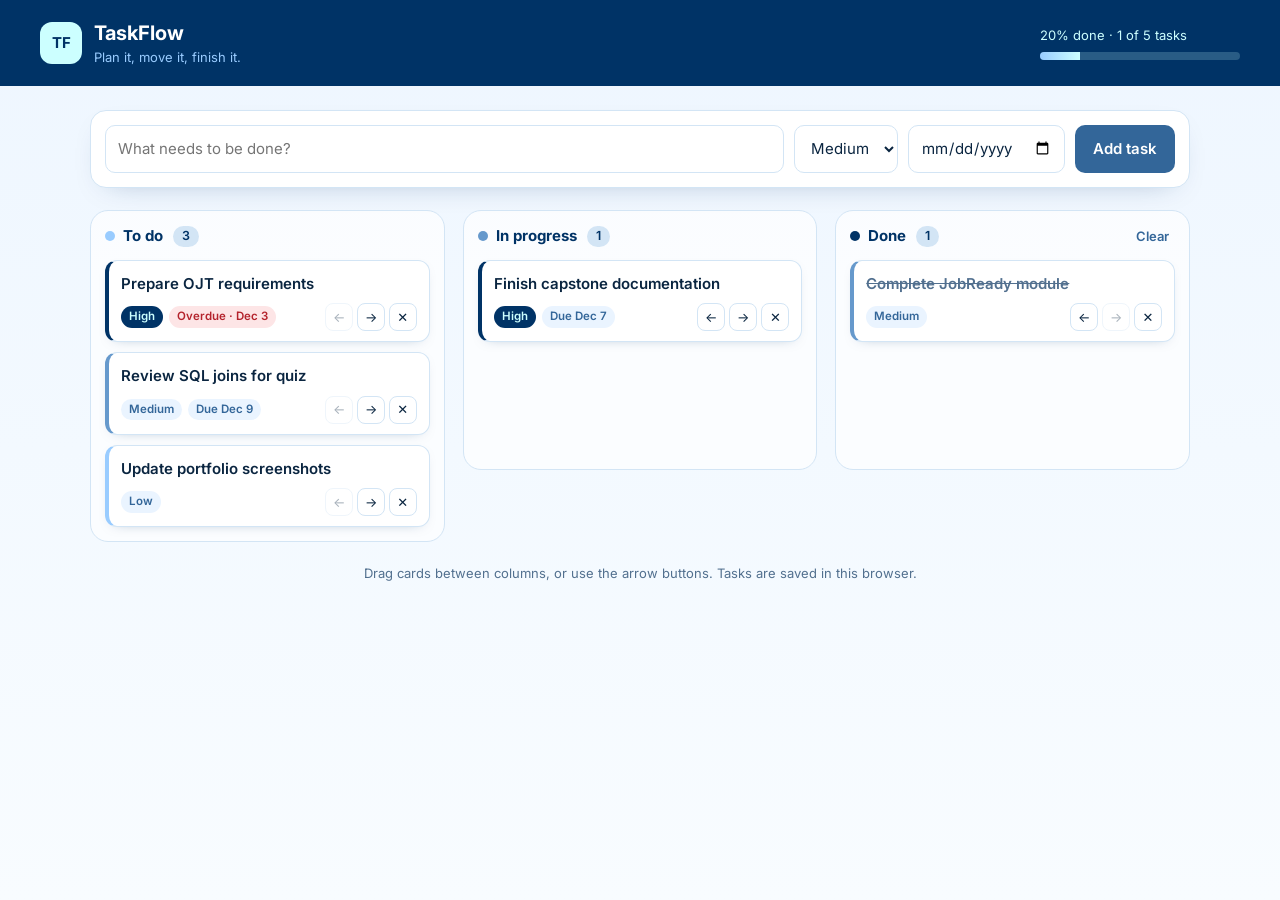
<file: projects/taskflow/index.html>
<!doctype html>
<html lang="en">
<head>
  <meta charset="utf-8" />
  <meta name="viewport" content="width=device-width, initial-scale=1" />
  <title>TaskFlow | Task Board</title>
  <meta name="description" content="TaskFlow: a simple drag-and-drop task board built with HTML, CSS and JavaScript." />
  <meta name="theme-color" content="#003366" />
  <link rel="preconnect" href="https://fonts.googleapis.com" />
  <link rel="preconnect" href="https://fonts.gstatic.com" crossorigin />
  <link href="https://fonts.googleapis.com/css2?family=Inter:wght@400;500;600;700&display=swap" rel="stylesheet" />
  <link rel="stylesheet" href="style.css" />
</head>
<body>
  <header class="top">
    <div class="brand"><span class="logo">TF</span><div><h1>TaskFlow</h1><p>Plan it, move it, finish it.</p></div></div>
    <div class="progress-box" aria-label="Progress">
      <span id="progressText">0% done</span>
      <div class="progress"><i id="progressBar"></i></div>
    </div>
  </header>

  <main class="wrap">
    <form class="add" id="addForm" autocomplete="off">
      <input id="taskInput" maxlength="90" placeholder="What needs to be done?" aria-label="Task title" required />
      <select id="prioInput" aria-label="Priority">
        <option value="low">Low</option>
        <option value="medium" selected>Medium</option>
        <option value="high">High</option>
      </select>
      <input id="dueInput" type="date" aria-label="Due date (optional)" />
      <button class="btn btn--primary" type="submit">Add task</button>
    </form>

    <div class="board">
      <section class="col" data-status="todo">
        <header><h2>To do</h2><span class="count" data-count="todo">0</span></header>
        <ul class="list" data-list="todo"></ul>
      </section>
      <section class="col" data-status="doing">
        <header><h2>In progress</h2><span class="count" data-count="doing">0</span></header>
        <ul class="list" data-list="doing"></ul>
      </section>
      <section class="col" data-status="done">
        <header><h2>Done</h2><span class="count" data-count="done">0</span><button class="link-btn" id="clearDone" type="button">Clear</button></header>
        <ul class="list" data-list="done"></ul>
      </section>
    </div>
    <p class="note">Drag cards between columns, or use the arrow buttons. Tasks are saved in this browser.</p>
  </main>

  <script src="app.js"></script>
</body>
</html>
</file>
<file: styles.css>
/* ==========================================================
   Brian Jules C. Asuncion — IT Portfolio
   Sidebar résumé layout · Palette: #003366 #336699 #6699CC #99CCFF #CCFFFF
   ========================================================== */

:root {
  --navy: #003366; --blue: #336699; --steel: #6699CC; --sky: #99CCFF; --ice: #CCFFFF;

  --bg: #EFF6FD;
  --card: #FFFFFF;
  --ink: #12324F;
  --head: var(--navy);
  --muted: #557391;
  --line: #D6E6F5;
  --chip: #E4F1FF;
  --chip-ink: var(--navy);
  --accent: var(--blue);
  --btn: var(--blue);
  --btn-ink: #fff;
  --btn-hover: var(--navy);
  --shadow: 0 2px 4px rgba(0, 51, 102, .04), 0 12px 28px -14px rgba(0, 51, 102, .28);

  --side: #003366;
  --side-ink: #DCEEFF;
  --side-muted: #8FB6DA;
  --side-active: rgba(153, 204, 255, .16);

  --f-head: "Poppins", system-ui, sans-serif;
  --f-body: "Nunito Sans", system-ui, sans-serif;
  --side-w: 290px;
  --r: 16px;
  color-scheme: light;
}
@media (prefers-color-scheme: dark) {
  :root:not([data-theme="light"]) {
    --bg: #021A31; --card: #08294A; --ink: #CFE5FA; --head: #EAF8FF; --muted: #8EAFCF; --line: #15406A;
    --chip: #0E3A64; --chip-ink: var(--ice); --accent: var(--sky); --btn: var(--sky); --btn-ink: var(--navy); --btn-hover: var(--ice);
    --shadow: 0 12px 28px -14px rgba(0, 0, 0, .6);
    --side: #001428; color-scheme: dark;
  }
}
:root[data-theme="dark"] {
  --bg: #021A31; --card: #08294A; --ink: #CFE5FA; --head: #EAF8FF; --muted: #8EAFCF; --line: #15406A;
  --chip: #0E3A64; --chip-ink: var(--ice); --accent: var(--sky); --btn: var(--sky); --btn-ink: var(--navy); --btn-hover: var(--ice);
  --shadow: 0 12px 28px -14px rgba(0, 0, 0, .6);
  --side: #001428; color-scheme: dark;
}

/* ---------- Base ---------- */
*, *::before, *::after { box-sizing: border-box; }
html { scroll-behavior: smooth; -webkit-text-size-adjust: 100%; }
body { margin: 0; background: var(--bg); color: var(--ink); font: 400 16px/1.7 var(--f-body); -webkit-font-smoothing: antialiased; transition: background-color .3s, color .3s; }
img { display: block; max-width: 100%; height: auto; }
a { color: var(--accent); }
button { font: inherit; color: inherit; background: none; border: 0; padding: 0; cursor: pointer; }
h1, h2, h3 { font-family: var(--f-head); color: var(--head); margin: 0; line-height: 1.25; }
p { margin: 0 0 1em; }
ul, ol { margin: 0; padding: 0; list-style: none; }
svg { width: 20px; height: 20px; flex: none; }
.skip { position: absolute; left: 12px; top: -60px; z-index: 200; padding: 10px 16px; border-radius: 8px; background: var(--sky); color: var(--navy); font-weight: 700; }
.skip:focus { top: 12px; }
:focus-visible { outline: 3px solid var(--steel); outline-offset: 2px; border-radius: 6px; }

/* ---------- Buttons ---------- */
.btn { display: inline-flex; align-items: center; gap: 8px; padding: 12px 22px; border-radius: 10px; font: 600 15px/1 var(--f-head); text-decoration: none; transition: background-color .2s, color .2s, border-color .2s, transform .2s; }
.btn svg { width: 15px; height: 15px; }
.btn--solid { background: var(--btn); color: var(--btn-ink); }
.btn--solid:hover { background: var(--btn-hover); }
.btn--line { border: 2px solid var(--line); color: var(--head); }
.btn--line:hover { border-color: var(--steel); }
.btn--sm { padding: 9px 14px; font-size: 13.5px; }
.btn:active { transform: translateY(1px); }

/* ---------- Sidebar ---------- */
.side { position: fixed; inset: 0 auto 0 0; width: var(--side-w); z-index: 50; display: flex; flex-direction: column; padding: 34px 22px 24px; background: var(--side); color: var(--side-ink); overflow-y: auto;
  background-image: radial-gradient(circle at 100% 0%, rgba(102, 153, 204, .35), transparent 45%), radial-gradient(circle at 0% 100%, rgba(51, 102, 153, .5), transparent 50%); }
.side__top { display: flex; flex-direction: column; align-items: center; text-align: center; gap: 14px; }
.side__photo { width: 132px; height: 132px; border-radius: 50%; object-fit: cover; background: var(--ice); border: 4px solid var(--sky); box-shadow: 0 0 0 6px rgba(153, 204, 255, .15); }
.side__name { margin: 0; font: 700 19px/1.3 var(--f-head); color: #fff; }
.side__role { margin: 4px 0 0; font-size: 14px; color: var(--side-muted); }
.side__menu { display: none; }
.side__drawer { display: flex; flex-direction: column; flex: 1; }
.side__status { display: flex; align-items: center; justify-content: center; gap: 8px; margin: 16px auto 26px; padding: 6px 14px; border-radius: 99px; background: rgba(204, 255, 255, .1); font-size: 13px; font-weight: 600; color: var(--ice); }
.side__status i { width: 8px; height: 8px; border-radius: 50%; background: #3DDC97; box-shadow: 0 0 0 3px rgba(61, 220, 151, .25); }
.side__nav { display: grid; gap: 4px; }
.side__nav a { display: flex; align-items: center; gap: 14px; padding: 11px 16px; border-radius: 12px; color: var(--side-ink); text-decoration: none; font: 500 15px var(--f-head); transition: background-color .2s, color .2s; position: relative; }
.side__nav a svg { width: 19px; height: 19px; color: var(--side-muted); transition: color .2s; }
.side__nav a:hover { background: rgba(153, 204, 255, .08); }
.side__nav a.is-active { background: var(--side-active); color: #fff; }
.side__nav a.is-active svg { color: var(--sky); }
.side__nav a.is-active::before { content: ""; position: absolute; left: -22px; top: 10px; bottom: 10px; width: 4px; border-radius: 0 4px 4px 0; background: var(--sky); }
.side__links { display: flex; justify-content: center; gap: 10px; margin-top: auto; padding-top: 26px; }
.side__links a, .side__links button { display: grid; place-items: center; width: 42px; height: 42px; border-radius: 12px; background: rgba(204, 255, 255, .08); color: var(--ice); transition: background-color .2s; }
.side__links a:hover, .side__links button:hover { background: rgba(204, 255, 255, .18); }
.i-sun { display: none; }
:root[data-theme="dark"] .i-sun { display: block; }
:root[data-theme="dark"] .i-moon { display: none; }
@media (prefers-color-scheme: dark) {
  :root:not([data-theme="light"]) .i-sun { display: block; }
  :root:not([data-theme="light"]) .i-moon { display: none; }
}

/* ---------- Main ---------- */
.main { margin-left: var(--side-w); padding: 40px clamp(20px, 4vw, 56px) 24px; max-width: calc(var(--side-w) + 1080px); }
.block { padding-top: 64px; scroll-margin-top: 10px; }
.block__title { display: flex; align-items: center; gap: 12px; font-size: clamp(24px, 2.6vw, 30px); margin-bottom: 22px; }
.block__title svg { width: 40px; height: 40px; padding: 9px; border-radius: 12px; background: var(--chip); color: var(--accent); }
.block__head { display: flex; justify-content: space-between; align-items: center; gap: 16px; flex-wrap: wrap; margin-bottom: 22px; }
.block__head .block__title { margin: 0; }
.card { background: var(--card); border: 1px solid var(--line); border-radius: var(--r); padding: clamp(20px, 2.6vw, 30px); box-shadow: var(--shadow); }

/* ---------- Welcome ---------- */
.welcome { display: grid; grid-template-columns: 1fr 240px; gap: 28px; align-items: stretch; padding: clamp(26px, 4vw, 48px); border-radius: 22px; color: #fff; scroll-margin-top: 40px;
  background: linear-gradient(135deg, var(--navy) 0%, var(--blue) 62%, var(--steel) 100%); box-shadow: 0 24px 50px -24px rgba(0, 51, 102, .6); position: relative; overflow: hidden; }
.welcome::after { content: ""; position: absolute; right: -80px; bottom: -120px; width: 320px; height: 320px; border-radius: 50%; border: 48px solid rgba(204, 255, 255, .08); pointer-events: none; }
.hello { display: inline-block; margin-bottom: 14px; padding: 6px 12px; border-radius: 8px; background: rgba(204, 255, 255, .14); font-weight: 600; font-size: 14px; color: var(--ice); }
.welcome h1 { color: #fff; font-size: clamp(26px, 3.4vw, 40px); font-weight: 700; margin-bottom: 16px; }
.welcome h1 span { color: var(--sky); }
.welcome__text p:not(.hello) { color: #DDEEFF; font-size: 16.5px; max-width: 640px; }
.welcome__text strong { color: #fff; }
.welcome__cta { display: flex; flex-wrap: wrap; gap: 12px; margin-top: 24px; }
.welcome .btn--solid { background: var(--sky); color: var(--navy); }
.welcome .btn--solid:hover { background: var(--ice); }
.welcome .btn--line { border-color: rgba(204, 255, 255, .45); color: #fff; }
.welcome .btn--line:hover { border-color: var(--ice); background: rgba(204, 255, 255, .08); }
.highlights { display: grid; gap: 12px; position: relative; z-index: 1; }
.highlights li { display: flex; flex-direction: column; justify-content: center; padding: 16px 18px; border-radius: 14px; background: rgba(0, 30, 60, .28); border: 1px solid rgba(204, 255, 255, .18); backdrop-filter: blur(4px); }
.highlights b { font: 700 26px/1.1 var(--f-head); color: var(--ice); }
.highlights span { font-size: 13.5px; color: #CFE6FB; }

/* ---------- About ---------- */
.about { display: grid; grid-template-columns: 1.55fr 1fr; gap: 20px; }
.about__bio p { font-size: 16.5px; }
.goal { margin: 22px 0 0; padding: 18px 20px 18px 22px; border-radius: 12px; background: var(--chip); border-left: 5px solid var(--steel); color: var(--head); font-weight: 600; font-size: 15.5px; }
.goal span { display: block; margin-bottom: 4px; font: 600 12px var(--f-head); text-transform: uppercase; letter-spacing: .08em; color: var(--accent); }
.about__facts h3 { font-size: 18px; margin-bottom: 14px; }
.facts { display: grid; gap: 4px; }
.facts li { display: flex; gap: 14px; align-items: flex-start; padding: 10px 0; border-bottom: 1px dashed var(--line); font-size: 15px; font-weight: 600; color: var(--head); }
.facts li:last-child { border-bottom: 0; }
.facts svg { width: 34px; height: 34px; padding: 8px; border-radius: 10px; background: var(--chip); color: var(--accent); }
.facts small { display: block; font-size: 12.5px; font-weight: 600; color: var(--muted); }
.facts a { color: var(--accent); text-decoration: none; word-break: break-all; }
.facts a:hover { text-decoration: underline; }

/* ---------- Skills (tabs) ---------- */
.tabs { display: flex; gap: 6px; flex-wrap: wrap; padding: 6px; border-radius: 14px; background: var(--chip); margin-bottom: 24px; }
.tabs button { flex: 1 1 auto; padding: 10px 14px; border-radius: 10px; font: 600 14px var(--f-head); color: var(--muted); transition: background-color .2s, color .2s; }
.tabs button:hover { color: var(--head); }
.tabs button[aria-selected="true"] { background: var(--card); color: var(--head); box-shadow: 0 4px 12px -6px rgba(0, 51, 102, .35); }
.chips { display: flex; flex-wrap: wrap; gap: 10px; }
.chips li { padding: 10px 16px; border-radius: 99px; border: 1.5px solid var(--line); background: var(--card); font-weight: 600; color: var(--head); }
.chips li::before { content: "✓"; margin-right: 8px; color: var(--steel); font-weight: 700; }
.used { margin: 20px 0 0; padding-top: 16px; border-top: 1px solid var(--line); font-size: 14px; color: var(--muted); }
.tabpanel { animation: fade .35s ease; }
@keyframes fade { from { opacity: 0; transform: translateY(6px); } }

/* ---------- Projects ---------- */
.filters { display: flex; gap: 6px; padding: 5px; border-radius: 12px; background: var(--card); border: 1px solid var(--line); }
.filters button { padding: 7px 14px; border-radius: 8px; font: 600 13.5px var(--f-head); color: var(--muted); }
.filters button.is-on { background: var(--btn); color: var(--btn-ink); }
.pgrid { display: grid; grid-template-columns: repeat(auto-fill, minmax(280px, 1fr)); gap: 22px; }
.pcard { display: flex; flex-direction: column; border-radius: var(--r); overflow: hidden; background: var(--card); border: 1px solid var(--line); box-shadow: var(--shadow); transition: transform .25s, box-shadow .25s; }
.pcard:hover { transform: translateY(-5px); box-shadow: 0 24px 40px -20px rgba(0, 51, 102, .45); }
.pcard[hidden] { display: none; }
.pcard__img { position: relative; aspect-ratio: 16 / 10; overflow: hidden; background: var(--chip); border-bottom: 1px solid var(--line); }
.pcard__img img { width: 100%; height: 100%; object-fit: cover; object-position: top left; transition: transform .5s; }
.pcard:hover .pcard__img img { transform: scale(1.05); }
.pcard__cat { position: absolute; top: 12px; left: 12px; padding: 4px 10px; border-radius: 8px; background: var(--navy); color: var(--ice); font: 600 12px var(--f-head); }
.pcard__body { display: flex; flex-direction: column; flex: 1; padding: 20px; }
.pcard h3 { font-size: 20px; margin-bottom: 8px; }
.pcard p { font-size: 15px; color: var(--muted); }
.mini-tags { display: flex; flex-wrap: wrap; gap: 6px; margin-bottom: 18px; }
.mini-tags li { padding: 3px 10px; border-radius: 6px; background: var(--chip); color: var(--chip-ink); font-size: 12.5px; font-weight: 700; }
.pcard__actions { display: flex; gap: 8px; flex-wrap: wrap; margin-top: auto; }

/* ---------- Timeline ---------- */
.tline { position: relative; display: grid; gap: 18px; padding-left: 64px; }
.tline::before { content: ""; position: absolute; left: 21px; top: 8px; bottom: 8px; width: 3px; border-radius: 3px; background: linear-gradient(var(--sky), var(--steel), var(--navy)); }
.tline li { position: relative; }
.tline__dot { position: absolute; left: -64px; top: 18px; display: grid; place-items: center; width: 45px; height: 45px; border-radius: 50%; background: var(--card); border: 3px solid var(--steel); color: var(--accent); }
.tline__dot svg { width: 19px; height: 19px; }
.tline .card { padding: 20px 24px; }
.tline__when { margin: 0 0 4px; font: 600 13px var(--f-head); color: var(--accent); }
.tline h3 { font-size: 18px; margin-bottom: 6px; }
.tline p { margin: 0; color: var(--muted); }
.tline__org { font-weight: 600; margin-bottom: 10px !important; }
.dots { display: grid; gap: 6px; margin-top: 8px; }
.dots li { position: relative; padding-left: 20px; font-size: 15px; }
.dots li::before { content: ""; position: absolute; left: 2px; top: .65em; width: 8px; height: 8px; border-radius: 50%; background: var(--sky); border: 2px solid var(--steel); }

/* ---------- Certifications ---------- */
.certs { display: grid; gap: 20px; }
.cert { display: grid; grid-template-columns: 300px 1fr; gap: 26px; align-items: center; }
.cert__thumb { display: block; border-radius: 12px; overflow: hidden; border: 1px solid var(--line); cursor: zoom-in; background: #fff; }
.cert__thumb img { transition: transform .4s; }
.cert__thumb:hover img { transform: scale(1.04); }
.cert h3 { font-size: 19px; margin: 10px 0 4px; }
.cert__org { font-weight: 700; color: var(--accent); margin-bottom: 8px; }
.cert p:not(.cert__org) { color: var(--muted); }
.cert__status { display: inline-block; padding: 4px 10px; border-radius: 99px; font: 600 12px var(--f-head); background: #FFF1D6; color: #8A5300; }
.cert__status--done { background: #DDF5E9; color: #1B7A4E; }
.cert--soon { grid-template-columns: 90px 1fr; border-style: dashed; border-color: var(--steel); }
.cert__icon { display: grid; place-items: center; width: 80px; height: 80px; border-radius: 20px; background: linear-gradient(135deg, var(--navy), var(--steel)); color: var(--ice); font: 700 26px var(--f-head); }
.cert__meta { margin: 0 0 14px; display: grid; gap: 6px; }
.cert__meta div { display: grid; grid-template-columns: 140px 1fr; gap: 10px; font-size: 15px; }
.cert__meta dt { color: var(--muted); font-weight: 600; }
.cert__meta dd { margin: 0; color: var(--head); font-weight: 600; }
.cert__meta code { padding: 2px 8px; border-radius: 6px; background: var(--chip); color: var(--chip-ink); font-size: 14px; }
.cert__links { display: flex; flex-wrap: wrap; gap: 8px 20px; }
.text-link { display: inline-flex; align-items: center; gap: 6px; font-weight: 700; text-decoration: none; }
.text-link svg { width: 15px; height: 15px; }
.text-link:hover { text-decoration: underline; }

/* ---------- Contact ---------- */
.contact { display: grid; grid-template-columns: 1fr 1.25fr; gap: 22px; align-items: start; }
.contact__info { padding: clamp(22px, 3vw, 32px); border-radius: var(--r); background: linear-gradient(160deg, var(--navy), var(--blue)); color: #DDEEFF; }
.contact__info h3 { color: #fff; font-size: 22px; margin-bottom: 8px; }
.contact__info > p { margin-bottom: 22px; }
.cline { display: flex; align-items: center; gap: 14px; padding: 12px 0; border-top: 1px solid rgba(204, 255, 255, .15); color: #fff; text-decoration: none; font-weight: 600; margin: 0; word-break: break-all; }
.cline svg { width: 40px; height: 40px; padding: 10px; border-radius: 12px; background: rgba(204, 255, 255, .12); color: var(--sky); }
.cline small { display: block; font-size: 12.5px; color: var(--side-muted); font-weight: 600; }
a.cline:hover span { text-decoration: underline; }
.contact__form { display: grid; gap: 14px; }
.contact__form label { display: grid; gap: 6px; font: 600 14px var(--f-head); color: var(--head); }
.contact__form input, .contact__form textarea { width: 100%; padding: 12px 14px; border-radius: 10px; border: 1.5px solid var(--line); background: var(--bg); color: var(--ink); font: 400 15.5px var(--f-body); resize: vertical; }
.contact__form input:focus, .contact__form textarea:focus { outline: none; border-color: var(--steel); box-shadow: 0 0 0 4px rgba(102, 153, 204, .2); }
.contact__form .btn { justify-content: center; }
.form-msg { margin: 0; min-height: 1.2em; font-size: 14px; font-weight: 600; color: #C0392B; }
.form-note { color: var(--muted); font-size: 13px; text-align: center; }

.foot { display: flex; justify-content: space-between; flex-wrap: wrap; gap: 10px; margin-top: 70px; padding: 22px 0 8px; border-top: 1px solid var(--line); font-size: 14px; color: var(--muted); }

/* ---------- Project dialog ---------- */
dialog { color: var(--ink); }
.pd { width: min(960px, calc(100% - 24px)); max-height: calc(100% - 24px); padding: 0; border: 0; border-radius: 20px; background: var(--card); box-shadow: 0 40px 100px -20px rgba(0, 20, 40, .6); overflow: hidden; }
.pd[open] { display: flex; flex-direction: column; animation: pop .25s ease; }
.pd::backdrop { background: rgba(0, 25, 50, .6); backdrop-filter: blur(3px); }
@keyframes pop { from { opacity: 0; transform: translateY(14px) scale(.98); } }
.pd__bar { display: flex; justify-content: space-between; align-items: center; padding: 14px 22px; background: var(--navy); color: var(--sky); }
.pd__bar p { margin: 0; font: 600 13px var(--f-head); }
.pd__close { width: 34px; height: 34px; border-radius: 10px; background: rgba(204, 255, 255, .12); color: #fff; font-size: 16px; }
.pd__close:hover { background: rgba(204, 255, 255, .22); }
.pd__body { padding: clamp(20px, 3vw, 34px); overflow-y: auto; }
.pd__body h2 { font-size: clamp(26px, 3.4vw, 36px); margin-bottom: 8px; }
.pd__lead { font-size: 17px; color: var(--muted); }
.pd__links { display: flex; flex-wrap: wrap; align-items: center; gap: 10px; margin-bottom: 22px; }
.pd__pill { padding: 6px 12px; border-radius: 99px; background: var(--chip); color: var(--chip-ink); font-size: 13px; font-weight: 600; }
.pd__hero { display: block; width: 100%; border-radius: 14px; overflow: hidden; border: 1px solid var(--line); cursor: zoom-in; }
.pd__grid { display: grid; grid-template-columns: 1fr 1fr; gap: 10px 32px; margin: 26px 0 10px; }
.pd__body h3 { font-size: 15px; text-transform: uppercase; letter-spacing: .06em; color: var(--accent); margin: 14px 0 8px; }
.pd__grid p { font-size: 15.5px; }
.pd__grid .mini-tags { margin-bottom: 6px; }
.pd__shots { display: grid; grid-template-columns: repeat(auto-fill, minmax(200px, 1fr)); gap: 12px; align-items: start; }
.pd__shots button { border-radius: 10px; overflow: hidden; border: 1px solid var(--line); cursor: zoom-in; transition: transform .2s; }
.pd__shots button:hover { transform: translateY(-3px); }
.pd__shots .is-phone { max-width: 150px; }
.pd__out { margin-top: 22px; padding: 4px 20px 6px; border-radius: 12px; background: var(--chip); }
.pd__out p { margin-bottom: 12px; color: var(--head); }

/* ---------- Zoom ---------- */
.zoom { padding: 0; border: 0; background: transparent; max-width: 96vw; max-height: 94vh; overflow: visible; }
.zoom::backdrop { background: rgba(0, 15, 30, .9); }
.zoom img { max-width: 94vw; max-height: 88vh; width: auto; border-radius: 10px; }
.zoom__close { position: fixed; top: 14px; right: 14px; width: 42px; height: 42px; border-radius: 50%; background: var(--ice); color: var(--navy); font-size: 18px; font-weight: 700; }

/* ---------- Reveal ---------- */
.js .reveal { opacity: 0; transform: translateY(18px); transition: opacity .6s ease, transform .6s ease; }
.js .reveal.is-in { opacity: 1; transform: none; }

/* ---------- Responsive ---------- */
@media (max-width: 1180px) {
  .welcome { grid-template-columns: 1fr; }
  .highlights { grid-template-columns: repeat(4, 1fr); }
  .about, .contact { grid-template-columns: 1fr; }
}
@media (max-width: 900px) {
  .side { position: sticky; top: 0; width: auto; inset: auto; padding: 12px 16px; overflow: visible; }
  .side__top { flex-direction: row; text-align: left; gap: 12px; }
  .side__photo { width: 44px; height: 44px; border-width: 2px; box-shadow: none; }
  .side__name { font-size: 15.5px; }
  .side__role { font-size: 12.5px; margin: 0; }
  .side__menu { display: grid; gap: 5px; margin-left: auto; width: 44px; height: 44px; padding: 13px 11px; border-radius: 12px; background: rgba(204, 255, 255, .1); }
  .side__menu span { display: block; height: 2px; border-radius: 2px; background: var(--ice); transition: transform .3s, opacity .3s; }
  .side__menu[aria-expanded="true"] span:nth-child(1) { transform: translateY(7px) rotate(45deg); }
  .side__menu[aria-expanded="true"] span:nth-child(2) { opacity: 0; }
  .side__menu[aria-expanded="true"] span:nth-child(3) { transform: translateY(-7px) rotate(-45deg); }
  .side__drawer { display: none; padding-bottom: 8px; max-height: calc(100vh - 70px); overflow-y: auto; }
  .side.is-open .side__drawer { display: flex; }
  .side__status { margin: 14px 0 12px; }
  .side__nav a.is-active::before { display: none; }
  .main { margin-left: 0; padding-top: 20px; }
  .highlights { grid-template-columns: repeat(2, 1fr); }
  .block { scroll-margin-top: 70px; }
  .welcome { scroll-margin-top: 90px; }
}
@media (max-width: 640px) {
  .highlights { grid-template-columns: 1fr; }
  .highlights li { flex-direction: row; align-items: baseline; gap: 10px; }
  .cert, .cert--soon { grid-template-columns: 1fr; }
  .cert__meta div { grid-template-columns: 1fr; gap: 0; }
  .pd__grid { grid-template-columns: 1fr; }
  .tline { padding-left: 52px; }
  .tline::before { left: 17px; }
  .tline__dot { left: -52px; width: 37px; height: 37px; }
  .tline__dot svg { width: 16px; height: 16px; }
  .tline .card { padding: 16px 18px; }
  .tabs button { flex: 1 1 40%; }
  .foot { flex-direction: column; }
}
@media (prefers-reduced-motion: reduce) {
  *, *::before, *::after { animation: none !important; transition: none !important; scroll-behavior: auto !important; }
  .js .reveal { opacity: 1; transform: none; }
}
</file>
<file: projects/clientdesk/style.css>
:root {
  --navy: #003366; --blue: #336699; --steel: #6699CC; --sky: #99CCFF; --ice: #CCFFFF;
  --bg: #F3F9FF; --surface: #fff; --ink: #0A2540; --muted: #52708F; --line: #D3E5F5;
  --ok: #1F8A5B; --ok-bg: #E2F6EC; --warn: #A86500; --warn-bg: #FFF2DB; --bad: #B4232C; --bad-bg: #FDE5E6;
}
* { box-sizing: border-box; }
body { margin: 0; background: var(--bg); color: var(--ink); font: 15px/1.5 "Inter", system-ui, sans-serif; }
.sr-only { position: absolute; width: 1px; height: 1px; overflow: hidden; clip: rect(0 0 0 0); }
button, input, select, textarea { font: inherit; color: inherit; }

.top { display: flex; justify-content: space-between; align-items: center; gap: 16px; flex-wrap: wrap; padding: 18px clamp(16px, 4vw, 40px); background: var(--navy); color: #fff; }
.brand { display: flex; align-items: center; gap: 12px; }
.logo { display: grid; place-items: center; width: 42px; height: 42px; border-radius: 12px; background: var(--sky); color: var(--navy); font-weight: 700; }
.brand h1 { margin: 0; font-size: 20px; }
.brand p { margin: 0; font-size: 13px; color: var(--sky); }
.top__actions { display: flex; gap: 10px; }
.top .btn--ghost { color: #fff; border-color: rgba(204, 255, 255, .4); }
.top .btn--ghost:hover { background: rgba(204, 255, 255, .12); }

.btn { padding: 10px 16px; border-radius: 10px; border: 1.5px solid var(--line); background: var(--surface); font-weight: 600; cursor: pointer; transition: background-color .15s, border-color .15s; }
.btn--primary { background: var(--sky); border-color: var(--sky); color: var(--navy); }
.btn--primary:hover { background: var(--ice); }
.btn--ghost { background: transparent; }
.btn--ghost:hover { border-color: var(--steel); }

.wrap { max-width: 1120px; margin: 0 auto; padding: 24px clamp(16px, 4vw, 40px) 40px; }
.stats { display: grid; grid-template-columns: repeat(4, 1fr); gap: 14px; margin-bottom: 20px; }
.stat { padding: 18px; border-radius: 14px; background: var(--surface); border: 1px solid var(--line); border-top: 4px solid var(--blue); }
.stat span { display: block; font-size: 30px; font-weight: 700; color: var(--navy); }
.stat small { color: var(--muted); }
.stat--ok { border-top-color: var(--ok); } .stat--warn { border-top-color: #E0A030; } .stat--bad { border-top-color: var(--bad); }

.panel { background: var(--surface); border: 1px solid var(--line); border-radius: 16px; overflow: hidden; }
.toolbar { display: flex; gap: 10px; padding: 14px; border-bottom: 1px solid var(--line); background: #F8FCFF; }
.toolbar input, .toolbar select, dialog input, dialog select, dialog textarea { padding: 10px 12px; border: 1.5px solid var(--line); border-radius: 10px; background: #fff; width: 100%; }
.toolbar input { flex: 1; }
.toolbar select { width: auto; }
input:focus, select:focus, textarea:focus, button:focus-visible { outline: 3px solid var(--sky); outline-offset: 1px; border-color: var(--steel); }

.table-wrap { overflow-x: auto; }
table { width: 100%; border-collapse: collapse; }
th { text-align: left; font-size: 12px; text-transform: uppercase; letter-spacing: .05em; color: var(--muted); padding: 12px 14px; background: #F8FCFF; border-bottom: 1px solid var(--line); white-space: nowrap; }
td { padding: 13px 14px; border-bottom: 1px solid var(--line); vertical-align: middle; }
tr:last-child td { border-bottom: 0; }
tbody tr:hover { background: #F6FBFF; }
.c-name { font-weight: 600; color: var(--navy); }
.c-sub { display: block; font-size: 13px; color: var(--muted); }
.badge { display: inline-block; padding: 4px 10px; border-radius: 999px; font-size: 12.5px; font-weight: 600; white-space: nowrap; }
.badge--active { background: var(--ok-bg); color: var(--ok); }
.badge--due { background: var(--warn-bg); color: var(--warn); }
.badge--expired { background: var(--bad-bg); color: var(--bad); }
.row-actions { display: flex; gap: 6px; justify-content: flex-end; }
.icon-btn { padding: 6px 10px; border-radius: 8px; border: 1px solid var(--line); background: #fff; cursor: pointer; font-size: 13px; font-weight: 500; }
.icon-btn:hover { border-color: var(--steel); }
.icon-btn--del:hover { border-color: var(--bad); color: var(--bad); }
.empty { text-align: center; color: var(--muted); padding: 30px; margin: 0; }
.note { text-align: center; color: var(--muted); font-size: 13px; margin-top: 18px; }

dialog { width: min(520px, calc(100% - 32px)); border: 0; border-radius: 18px; padding: 0; box-shadow: 0 30px 80px rgba(0, 51, 102, .35); }
dialog::backdrop { background: rgba(0, 30, 60, .5); }
dialog form { padding: 24px; display: grid; gap: 14px; }
dialog h2 { margin: 0 0 4px; color: var(--navy); font-size: 20px; }
dialog label { display: grid; gap: 6px; font-size: 13.5px; font-weight: 600; color: var(--navy); }
.grid2 { display: grid; grid-template-columns: 1fr 1fr; gap: 12px; }
.form-error { margin: 0; color: var(--bad); font-size: 13.5px; min-height: 1em; }
.dlg__actions { display: flex; justify-content: flex-end; gap: 10px; }

.toast { position: fixed; left: 50%; bottom: 20px; transform: translate(-50%, 16px); opacity: 0; padding: 11px 18px; border-radius: 999px; background: var(--navy); color: var(--ice); font-size: 14px; transition: .25s; pointer-events: none; }
.toast.on { opacity: 1; transform: translate(-50%, 0); }

@media (max-width: 760px) {
  .stats { grid-template-columns: 1fr 1fr; }
  .grid2 { grid-template-columns: 1fr; }
  .toolbar { flex-direction: column; }
  .toolbar select { width: 100%; }
  thead { display: none; }
  table, tbody, tr, td { display: block; }
  tr { padding: 12px 14px; border-bottom: 1px solid var(--line); }
  td { padding: 3px 0; border: 0; }
  td[data-label]::before { content: attr(data-label) ": "; color: var(--muted); font-size: 12.5px; }
  td:first-child::before { content: none; }
  .row-actions { justify-content: flex-start; margin-top: 8px; }
}
</file>
<file: projects/taskflow/style.css>
:root {
  --navy: #003366; --blue: #336699; --steel: #6699CC; --sky: #99CCFF; --ice: #CCFFFF;
  --bg: #EEF6FF; --surface: #fff; --ink: #0A2540; --muted: #52708F; --line: #D3E5F5;
}
* { box-sizing: border-box; }
body { margin: 0; min-height: 100vh; background: linear-gradient(180deg, var(--bg), #F8FCFF); color: var(--ink); font: 15px/1.5 "Inter", system-ui, sans-serif; }
button, input, select { font: inherit; color: inherit; }

.top { display: flex; justify-content: space-between; align-items: center; gap: 16px; flex-wrap: wrap; padding: 18px clamp(16px, 4vw, 40px); background: var(--navy); color: #fff; }
.brand { display: flex; align-items: center; gap: 12px; }
.logo { display: grid; place-items: center; width: 42px; height: 42px; border-radius: 12px; background: var(--ice); color: var(--navy); font-weight: 700; }
.brand h1 { margin: 0; font-size: 20px; }
.brand p { margin: 0; font-size: 13px; color: var(--sky); }
.progress-box { display: grid; gap: 6px; min-width: 200px; font-size: 13px; color: var(--ice); }
.progress { height: 8px; border-radius: 99px; background: rgba(204, 255, 255, .2); overflow: hidden; }
.progress i { display: block; height: 100%; width: 0; background: linear-gradient(90deg, var(--sky), var(--ice)); transition: width .4s; }

.wrap { max-width: 1180px; margin: 0 auto; padding: 24px clamp(16px, 4vw, 40px) 40px; }
.add { display: flex; gap: 10px; padding: 14px; border-radius: 16px; background: var(--surface); border: 1px solid var(--line); box-shadow: 0 10px 30px -18px rgba(0, 51, 102, .35); margin-bottom: 22px; }
.add input, .add select { padding: 11px 12px; border: 1.5px solid var(--line); border-radius: 10px; background: #fff; }
.add #taskInput { flex: 1; min-width: 0; }
input:focus, select:focus, button:focus-visible { outline: 3px solid var(--sky); outline-offset: 1px; border-color: var(--steel); }
.btn { padding: 11px 18px; border-radius: 10px; border: 0; font-weight: 600; cursor: pointer; }
.btn--primary { background: var(--blue); color: #fff; }
.btn--primary:hover { background: var(--navy); }

.board { display: grid; grid-template-columns: repeat(3, 1fr); gap: 18px; align-items: start; }
.col { background: rgba(255, 255, 255, .7); border: 1px solid var(--line); border-radius: 18px; padding: 14px; min-height: 260px; transition: background-color .15s, border-color .15s; }
.col.over { background: #E3F1FF; border-color: var(--steel); border-style: dashed; }
.col header { display: flex; align-items: center; gap: 10px; margin-bottom: 12px; }
.col h2 { margin: 0; font-size: 15px; color: var(--navy); }
.col[data-status="todo"] h2::before, .col[data-status="doing"] h2::before, .col[data-status="done"] h2::before { content: ""; display: inline-block; width: 10px; height: 10px; border-radius: 50%; margin-right: 8px; }
.col[data-status="todo"] h2::before { background: var(--sky); }
.col[data-status="doing"] h2::before { background: var(--steel); }
.col[data-status="done"] h2::before { background: var(--navy); }
.count { padding: 1px 9px; border-radius: 99px; background: var(--line); font-size: 12.5px; font-weight: 600; color: var(--navy); }
.link-btn { margin-left: auto; background: none; border: 0; color: var(--blue); font-size: 13px; font-weight: 600; cursor: pointer; }
.link-btn:hover { text-decoration: underline; }

.list { list-style: none; margin: 0; padding: 0; display: grid; gap: 10px; min-height: 60px; }
.card { padding: 12px 12px 10px; border-radius: 12px; background: var(--surface); border: 1px solid var(--line); border-left: 4px solid var(--sky); box-shadow: 0 4px 14px -10px rgba(0, 51, 102, .5); cursor: grab; }
.card.dragging { opacity: .45; }
.card[data-prio="medium"] { border-left-color: var(--steel); }
.card[data-prio="high"] { border-left-color: var(--navy); }
.card__title { margin: 0 0 8px; font-weight: 600; word-break: break-word; }
.done .card__title, .col[data-status="done"] .card__title { text-decoration: line-through; color: var(--muted); }
.card__meta { display: flex; align-items: center; gap: 6px; flex-wrap: wrap; }
.tag { font-size: 11.5px; font-weight: 600; padding: 2px 8px; border-radius: 99px; background: #EAF4FF; color: var(--blue); text-transform: capitalize; }
.tag--high { background: var(--navy); color: var(--ice); }
.tag--late { background: #FDE5E6; color: #B4232C; }
.card__btns { margin-left: auto; display: flex; gap: 4px; }
.card__btns button { width: 28px; height: 28px; border-radius: 8px; border: 1px solid var(--line); background: #fff; cursor: pointer; font-size: 13px; line-height: 1; }
.card__btns button:hover { border-color: var(--steel); }
.card__btns button:disabled { opacity: .35; cursor: default; }
.card__btns .del:hover { border-color: #B4232C; color: #B4232C; }
.placeholder { padding: 18px; text-align: center; font-size: 13px; color: var(--muted); border: 1.5px dashed var(--line); border-radius: 12px; }
.note { text-align: center; color: var(--muted); font-size: 13px; margin-top: 22px; }

@media (max-width: 820px) {
  .board { grid-template-columns: 1fr; }
  .add { flex-wrap: wrap; }
  .add #taskInput { flex-basis: 100%; }
  .add select, .add #dueInput { flex: 1; }
  .add .btn { flex-basis: 100%; }
  .col { min-height: 0; }
}
</file>
